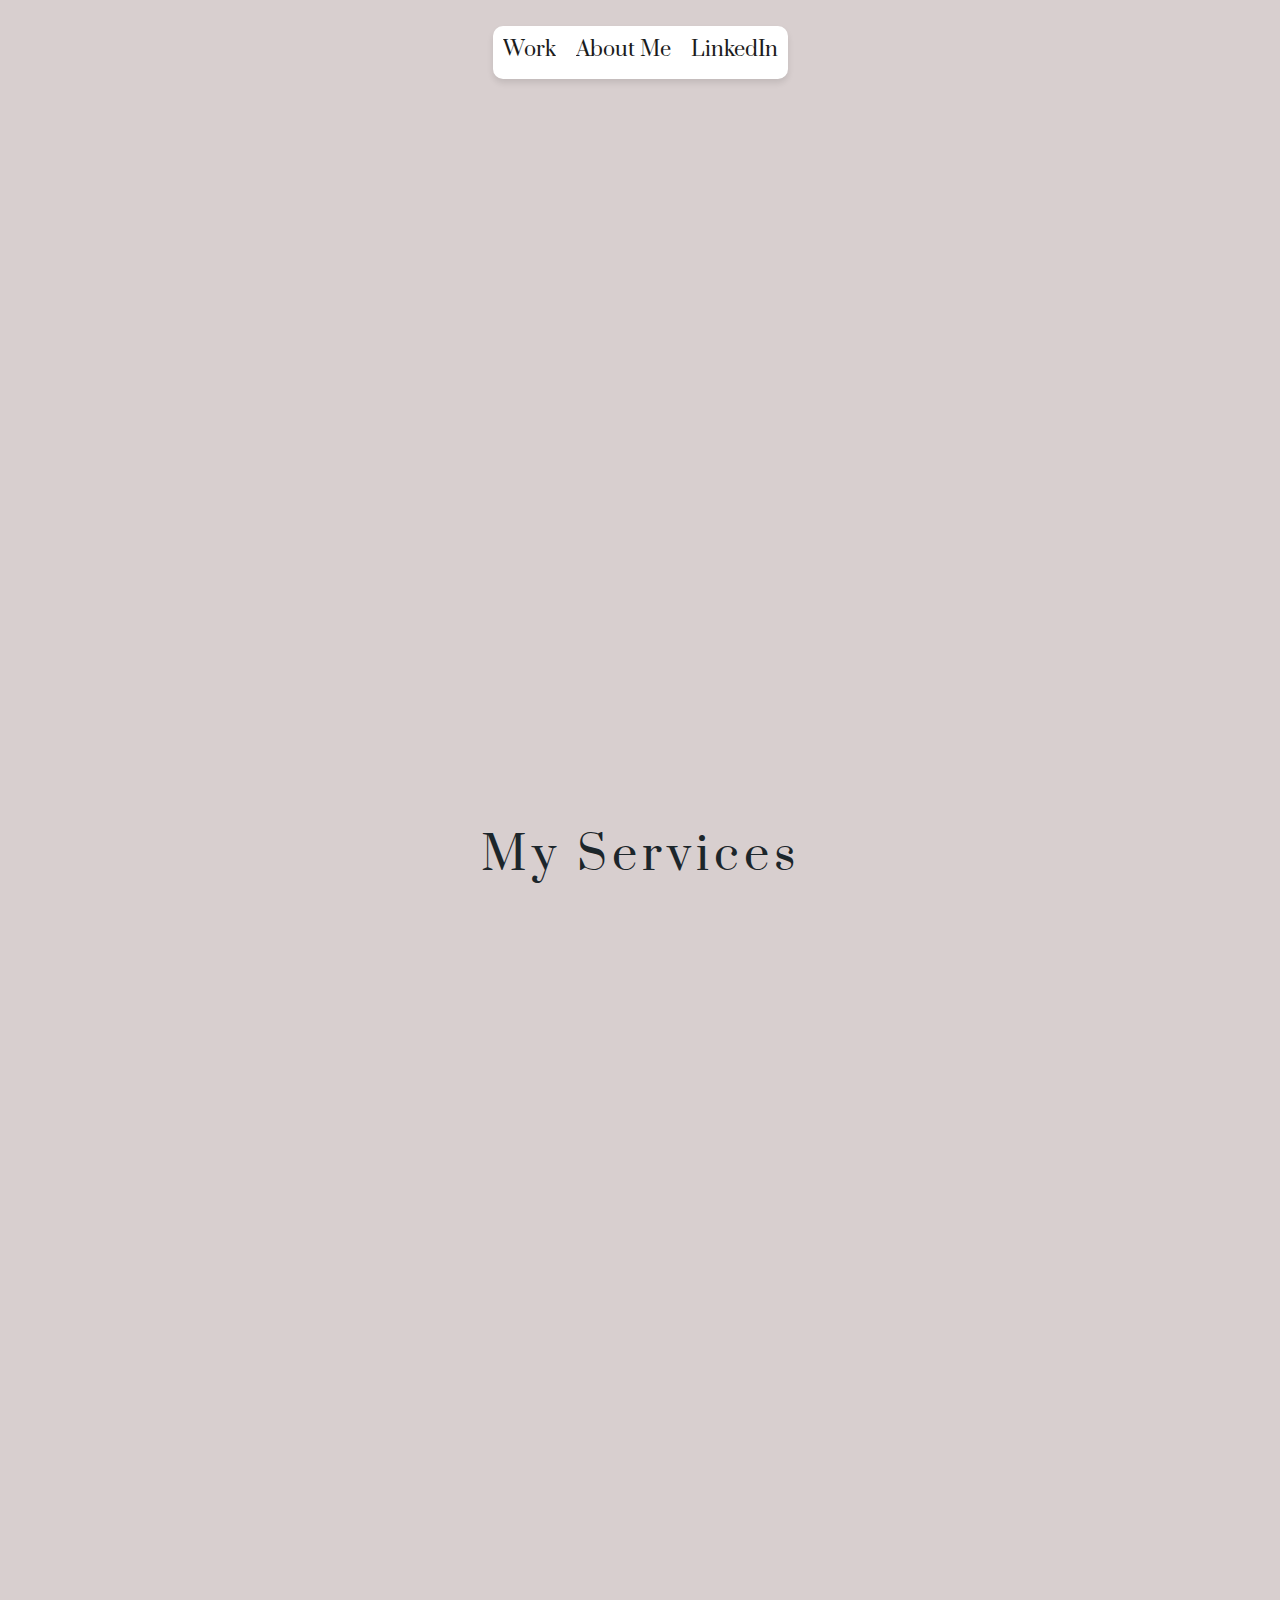
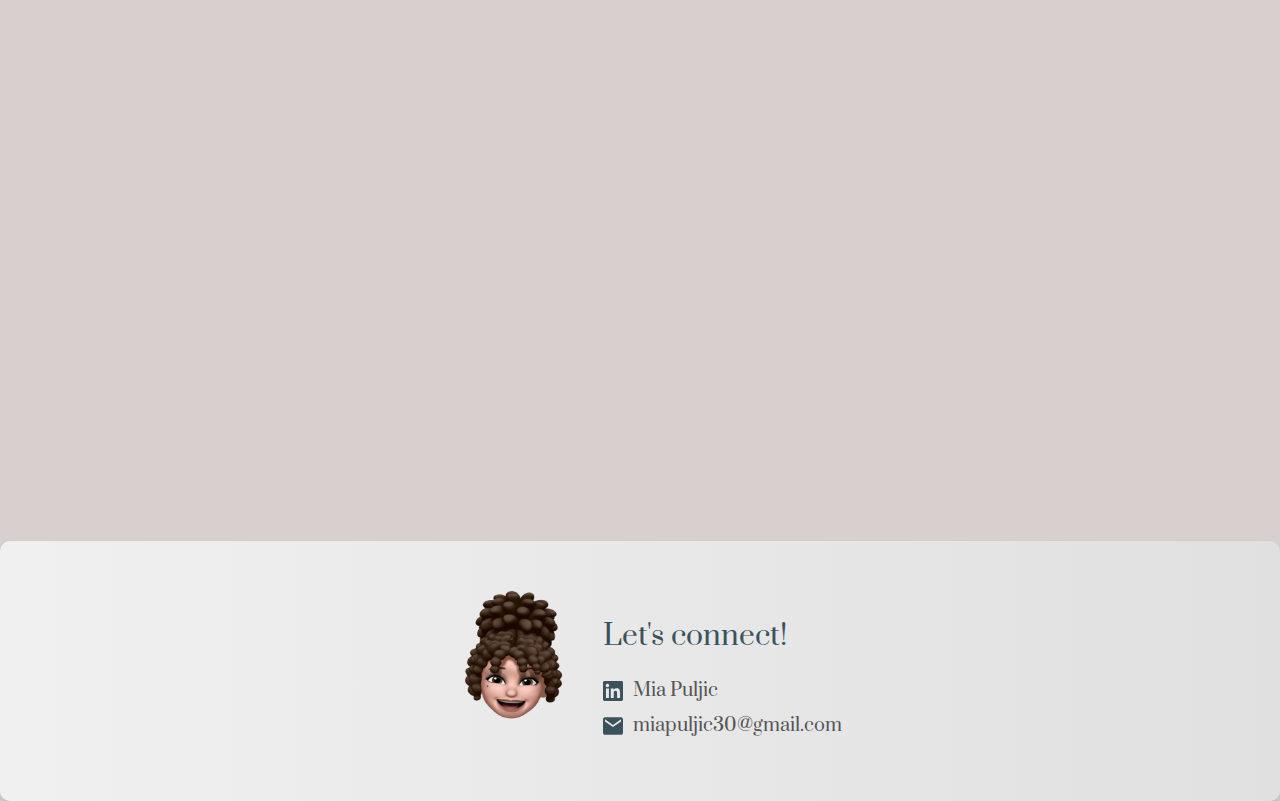
<file: index.html>
<!DOCTYPE html>
<html lang="en">
<head>
    <meta charset="UTF-8">
    <meta name="viewport" content="width=device-width, initial-scale=1.0">
    <title>Individual Portfolio</title>
    <link rel="stylesheet" href="style.css">
    
    <!-- font -->
    <link rel="preconnect" href="https://fonts.googleapis.com">
<link rel="preconnect" href="https://fonts.gstatic.com" crossorigin>
<link href="https://fonts.googleapis.com/css2?family=Roboto:ital,wght@0,100;0,300;0,400;0,500;0,700;0,900;1,100;1,300;1,400;1,500;1,700;1,900&display=swap" rel="stylesheet">
    <!-- font 2 -->

    <link rel="preconnect" href="https://fonts.googleapis.com">
<link rel="preconnect" href="https://fonts.gstatic.com" crossorigin>
<link href="https://fonts.googleapis.com/css2?family=Prata&display=swap" rel="stylesheet">
    
<link rel="preconnect" href="https://fonts.googleapis.com">
<link rel="preconnect" href="https://fonts.gstatic.com" crossorigin>
<link href="https://fonts.googleapis.com/css2?family=Lato:ital,wght@0,100;0,300;0,400;0,700;0,900;1,100;1,300;1,400;1,700;1,900&family=Prata&display=swap" rel="stylesheet">

<!-- font awesome -->
    <link rel="stylesheet" href="https://cdnjs.cloudflare.com/ajax/libs/font-awesome/5.15.4/css/all.min.css">

</head>
<body>
    <!-- navbar -->
    <div class="navbar">
        <div class="container">
          <button class="hamburger" id="hamburger">
            <span></span>
            <span></span>
            <span></span>
          </button>
        
            <!-- hambvurger menuuu -->
          <ul class="listNavbar" id="navList">
            <li><a href="/projects.html">Work</a></li>
            <li><a href="/">About Me</a></li>
            <li><a href="/">LinkedIn</a></li>
          </ul>
        </div>
      </div>
    <!-- hero -->


    <div class="heroContainer">

      <div class="heroText">
        <h1 class="heading">
          Hi, I'm Mia!
        </h1>
        <p class="paraHero">
          A UX/UI Designer who seamlessly bridges the gap <br> between people and digital space.
        </p>
        <p class="studiedHero">
          Currently a Student of UX/UI Design @Cornerstone International <br> Community College
        </p>
      </div>
      
        <img src="/public/avatar.png" class="myImage" />
      </div>
      

    <!-- cards -->
     <div class="banner">
        <h1 class="bannerHeading">
            My Services 
        </h1>
     </div>

    <div class="row">
        <div class="card green">
          <h2 class="cardHeading">UX/UI DESIGN</h2>
          <p class="cardParagraph">As A UI/UX Designer, I 
            specialize in transforming digitallandscapes into
            visually captivating and user-friendly experiences.
          </p>
          <img class="image" src="/public/ux.png" alt="" />
        </div>
  
        <div class="card blue">
          <h2 class="cardHeading">Web Development</h2>
          <p>As a Web Developer, I specialize in transformingdigital landscapes into visually captivating and 
            user friendly experiences.
          </p>
          <img class="image" src="/public/web.png" alt="" />
        </div>
  
        <div class="card red">
          <h2 class="cardHeading">Captivating New Designs</h2>
          <p>
            All designs that client can imagine I can develop into reality.
            Simple and easy to use yet modern and captivating.
          </p>
          <img class="image" src="/public/banner.png" alt="" />
        </div>
      </div>
    
      <!-- creatings -->
       

      <div class="card-container">
        <div class="card">

          <div class="icon">
            <img src="/public/ui.png" alt="iconImg">
          </div>

          <h2 class="card-title">Skills</h2>
          <p class="card-subtitle">Converting your designs into pixel-perfect.</p>
          <p class="languages-title">Skills I have:</p>
          <ul class="languages">
            <li>HTML</li>
            <li>CSS</li>
            <li>JS</li>
            <li>Figma</li>
            <li>Wix</li>
          </ul>
          <p class="card-description">
            By meticulously translating your creative vision into clean, semantic HTML, CSS, and JavaScript code, I ensure that your website retains its visual fidelity and delivers an exceptional user experience.
          </p>
        </div>
      
        <div class="card">
          <div class="icon">
            <img src="/public/responsive.png" alt="icon">
          </div>
          <h2 class="card-title">Responsive</h2>
          <p class="card-subtitle">Building responsive design suitable for all screens</p>
          <p class="languages-title">HTML, CSS, and JS Expertise</p>
          <ul class="languages">
            <li>desktops</li>
            <li>laptops</li>
            <li>tablets</li>
            <li>smartphones</li>
          </ul> 
          <p class="card-description-m">
            In today's mobile-first world, 
            it's essential to have a website that seamlessly adapts to 
            various screen sizes.
          </p>
        </div>
      
        <div class="card">
          <div class="icon">
            <img src="/public/support.png" alt="icon">
          </div>
          <h2 class="card-title">Support</h2>
          <p class="card-subtitle">presented technical support after the project completed</p>
          <ul class="social-icons">
            <li><img src="/public/phone-icon.png" alt="Phone"></li>
            <li><img src="/public/wahtsup.png" alt="WhatsApp"></li>
            <li><img src="/public/google.png" alt="Google"></li>
          </ul>
          <p class="card-description">
            Your satisfaction and website's performance are of utmost importance to me.
          </p>
        </div>
      </div>

      <!-- footer -->
      <div class="connect-section">
        <div class="profile-image">
            <img src="/public/avatarfootere.png" alt="Profile Image">
        </div>
        <div class="connect-details">
            <h2>Let's connect!</h2>
            <div class="social">
                <img src="/public/svg/linked.svg" alt="LinkedIn" class="social-icon">
                <span>Mia Puljic</span>
            </div>
            <div class="social">
                <img src="/public/svg/mail.svg" alt="Email" class="social-icon">
                <span>miapuljic30@gmail.com</span>
            </div>
        </div>
    </div>
      
      
      <script>
        document.addEventListener("DOMContentLoaded", function() {
          const cards = document.querySelectorAll('.card');
      
          const observer = new IntersectionObserver((entries) => {
            entries.forEach(entry => {
              if (entry.isIntersecting) {
                entry.target.classList.add('visible');
              }
            });
          }, {
            threshold: 0.5, 
          });
      
          cards.forEach(card => {
            observer.observe(card);
          });
        });
      </script>
      
</body>
</html
</file>
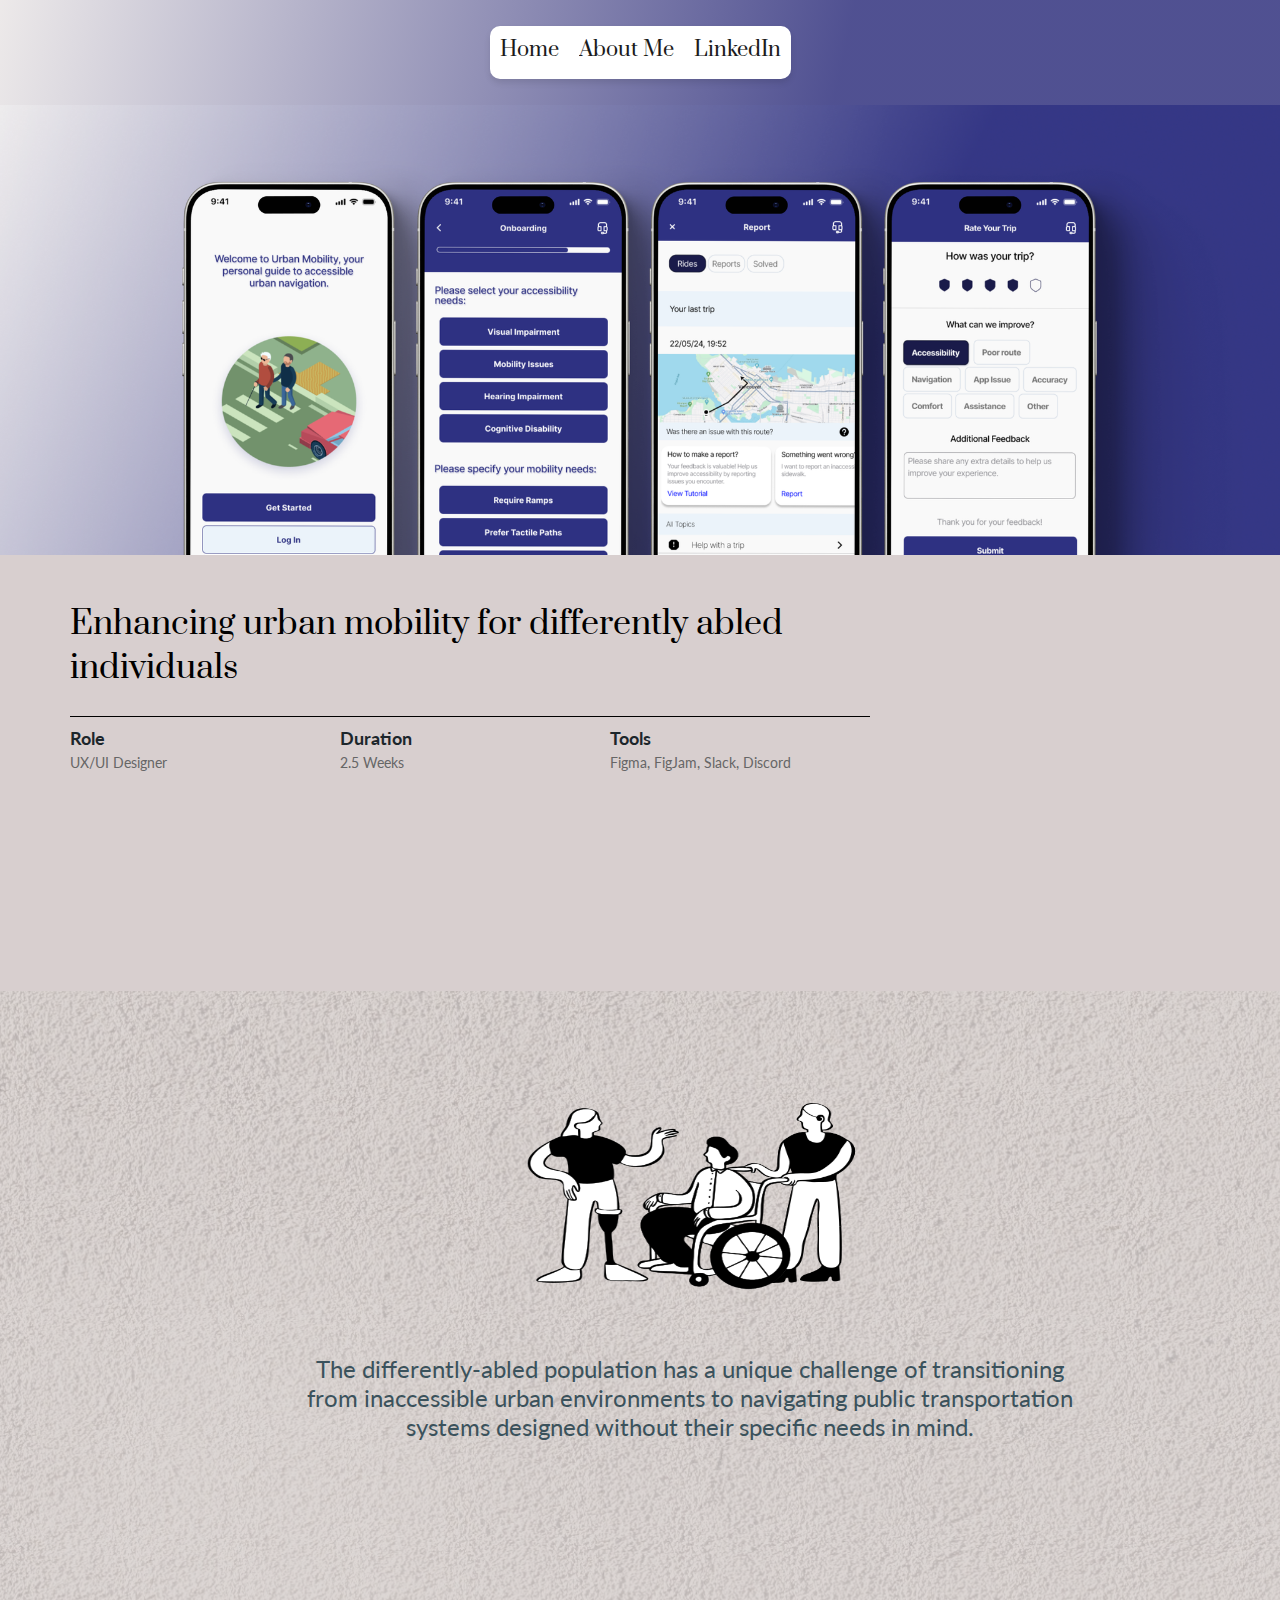
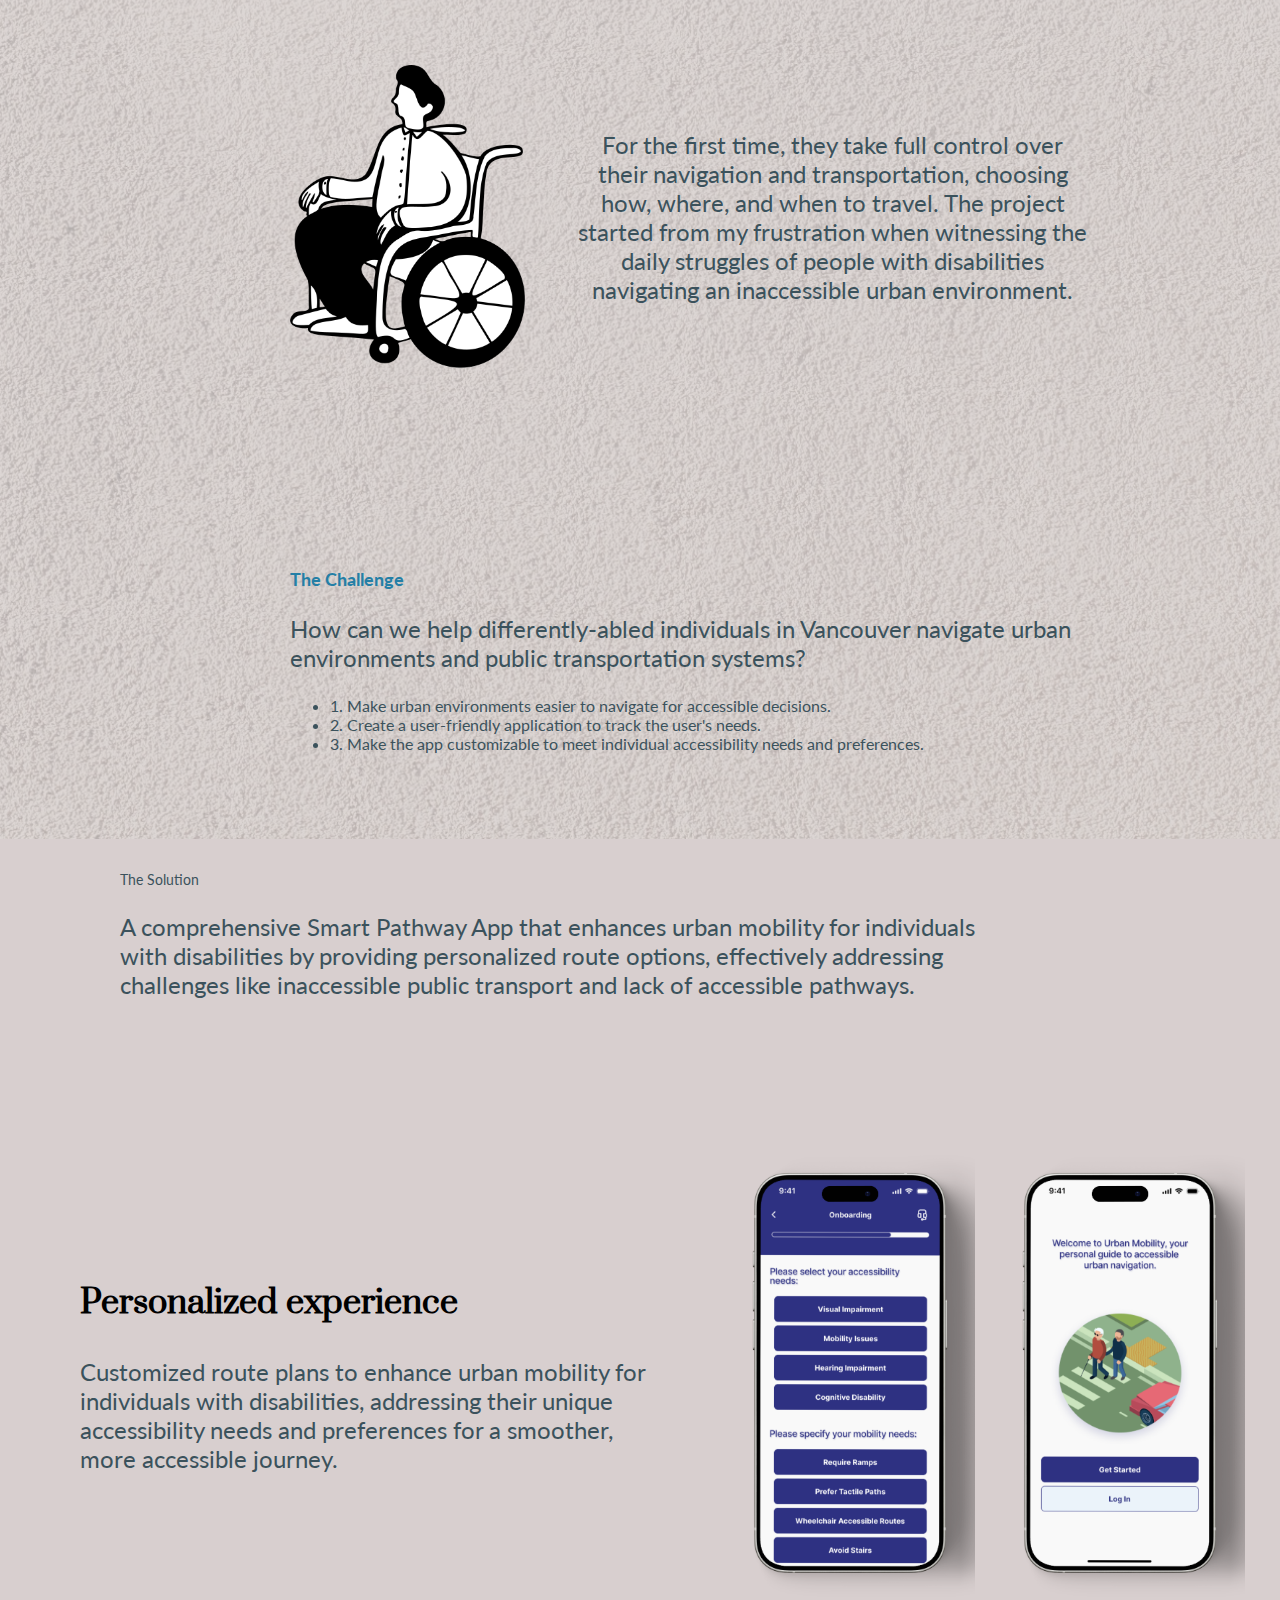
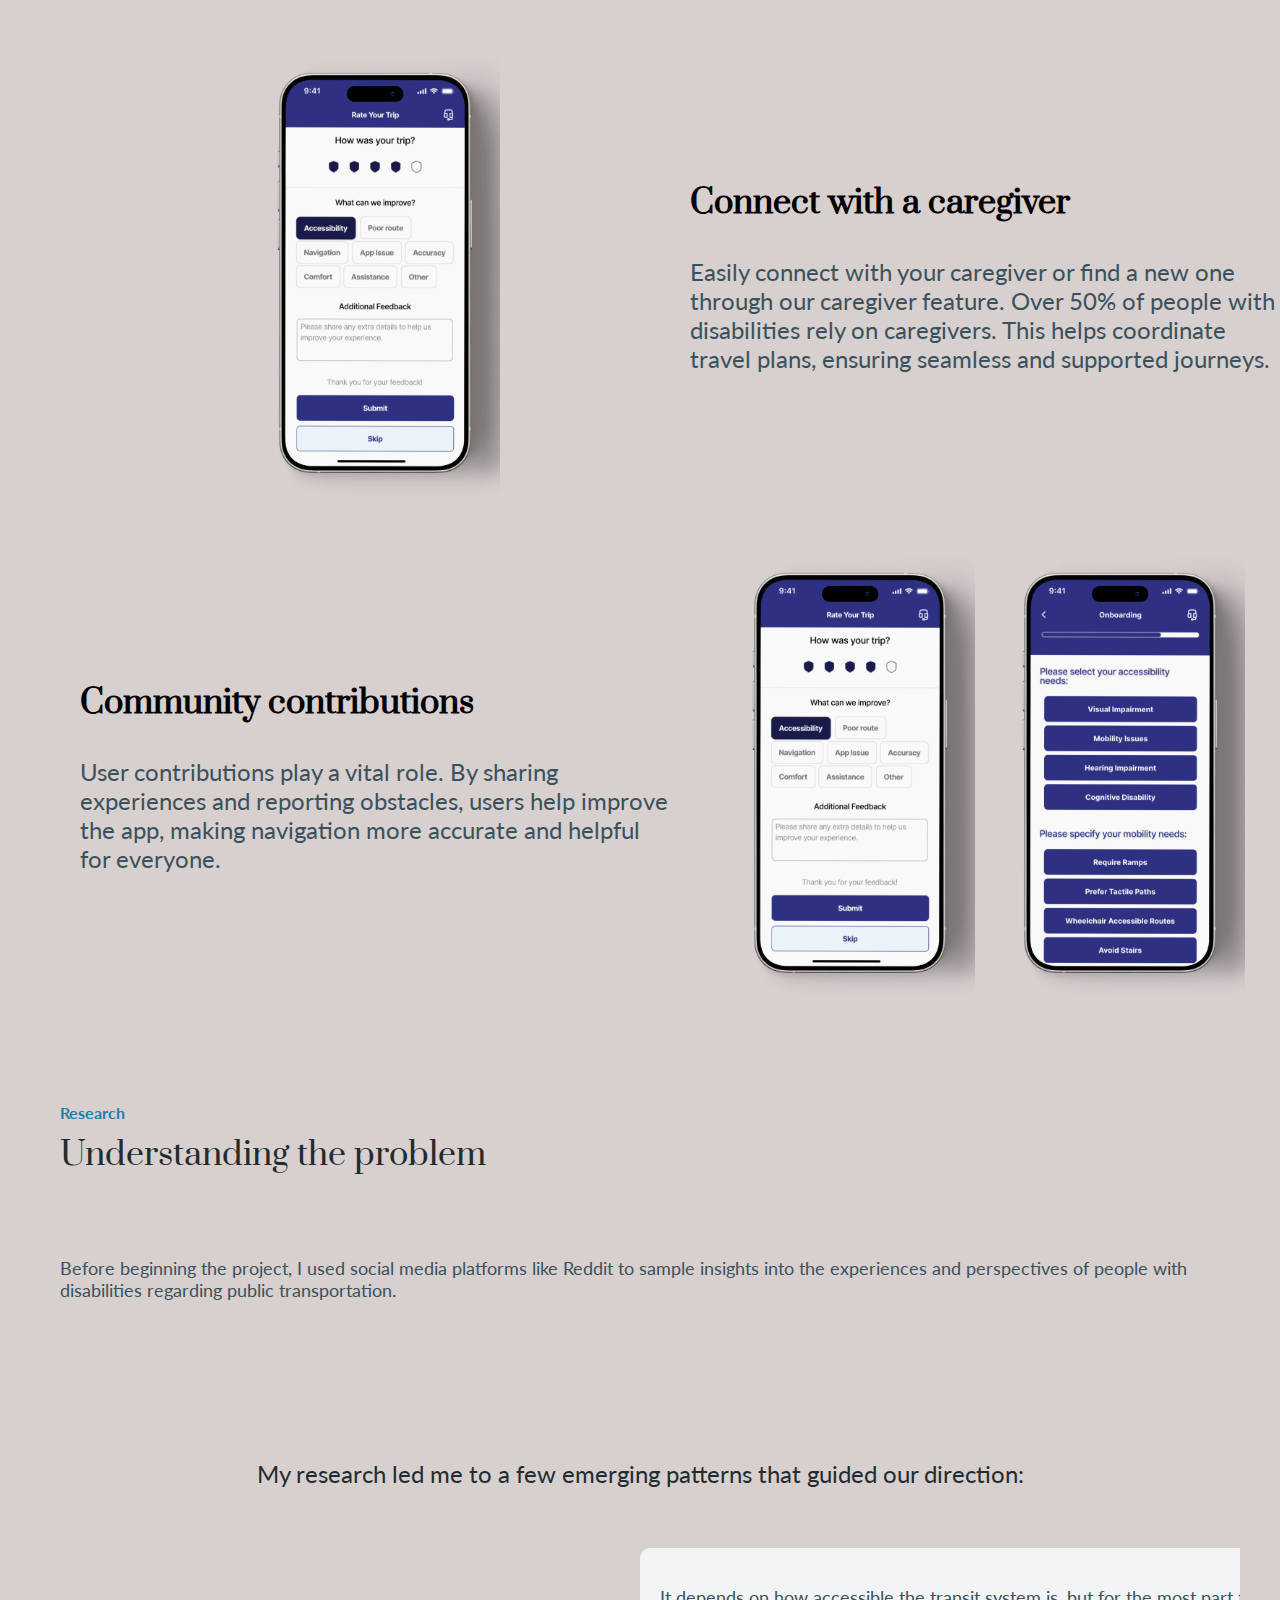
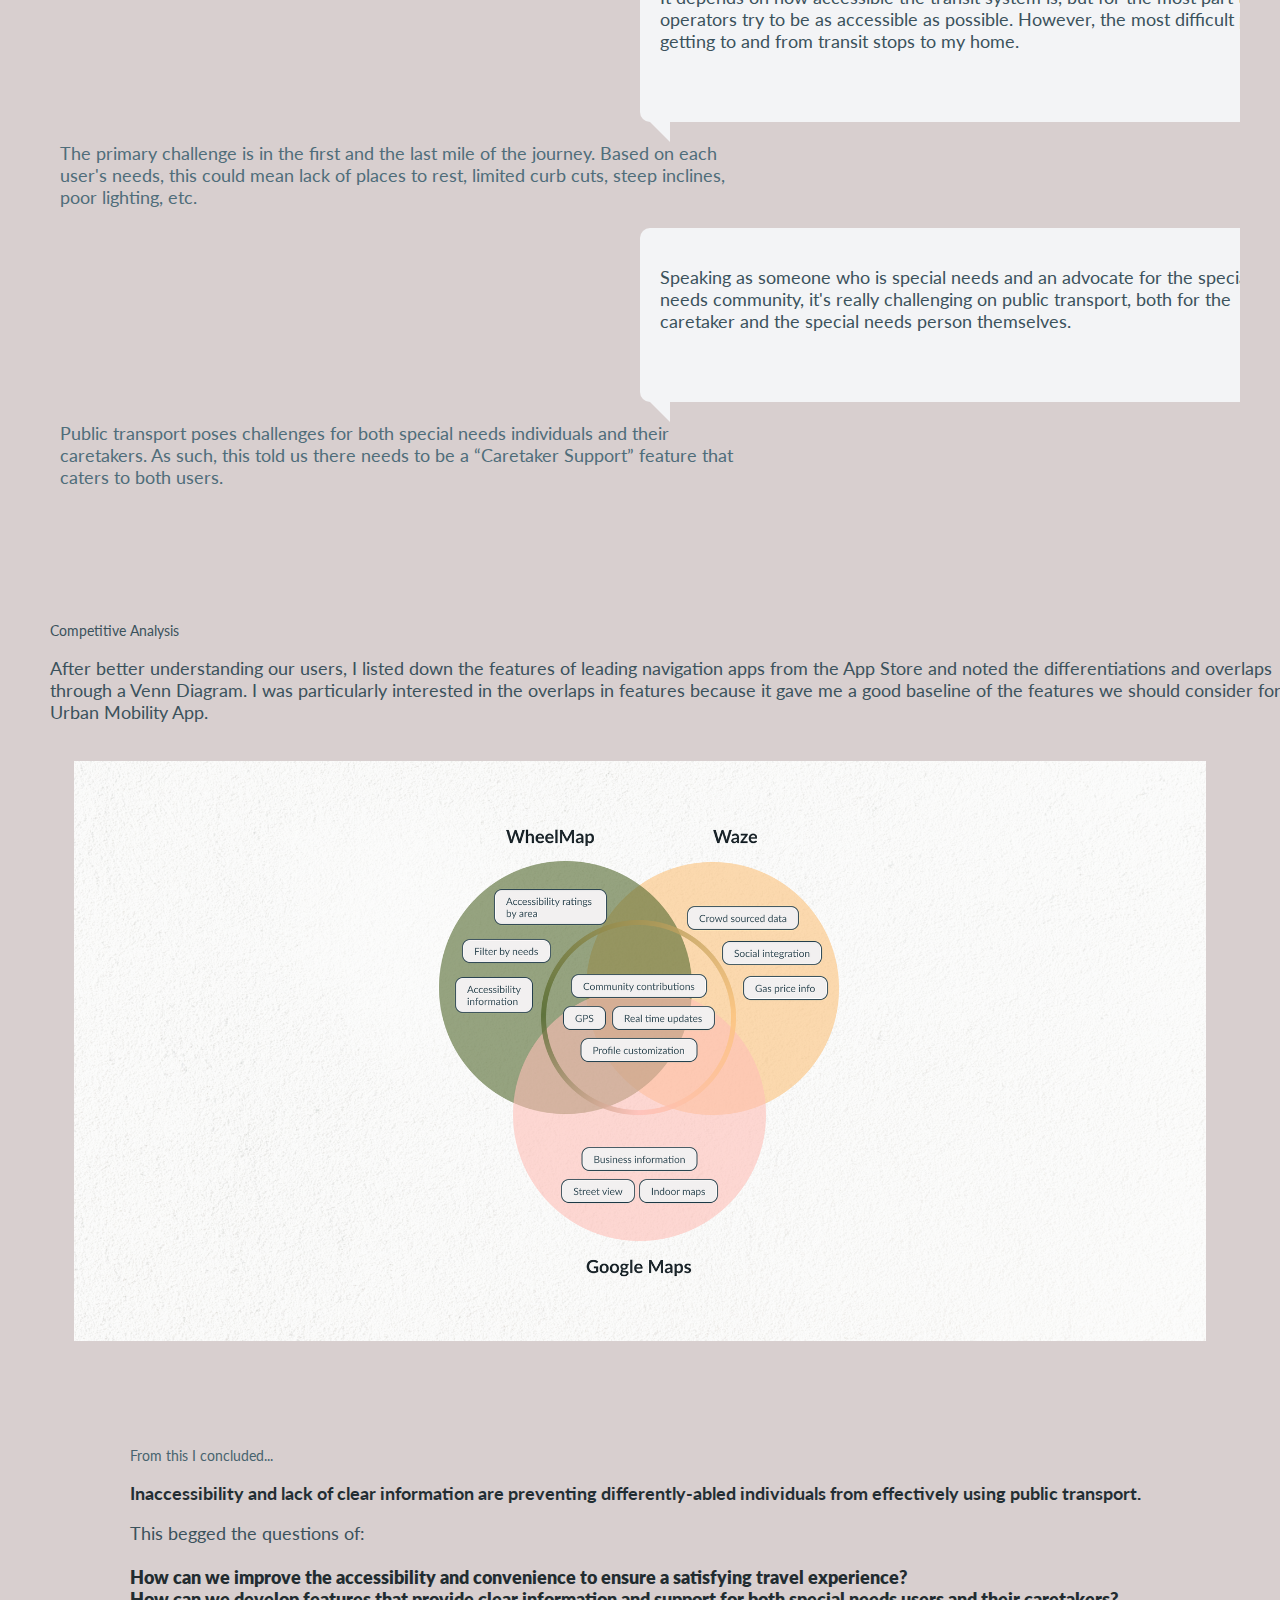
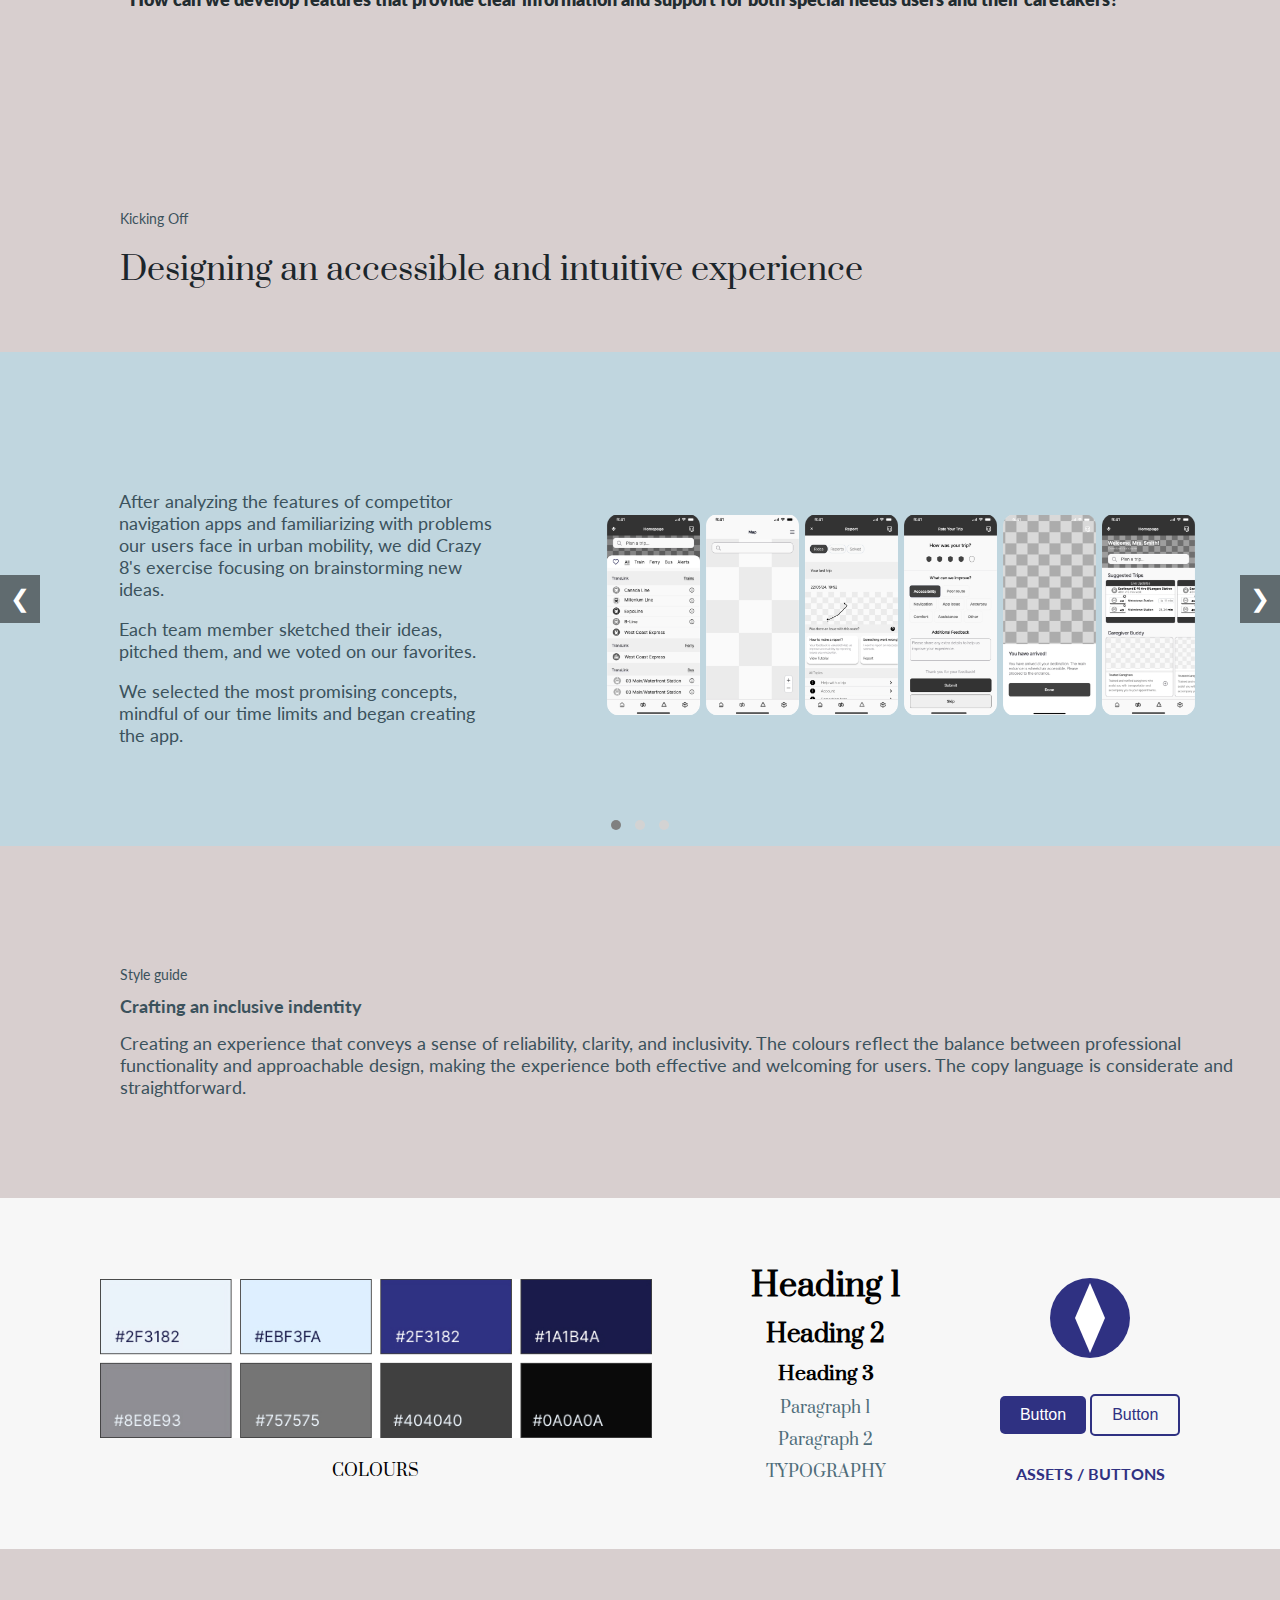
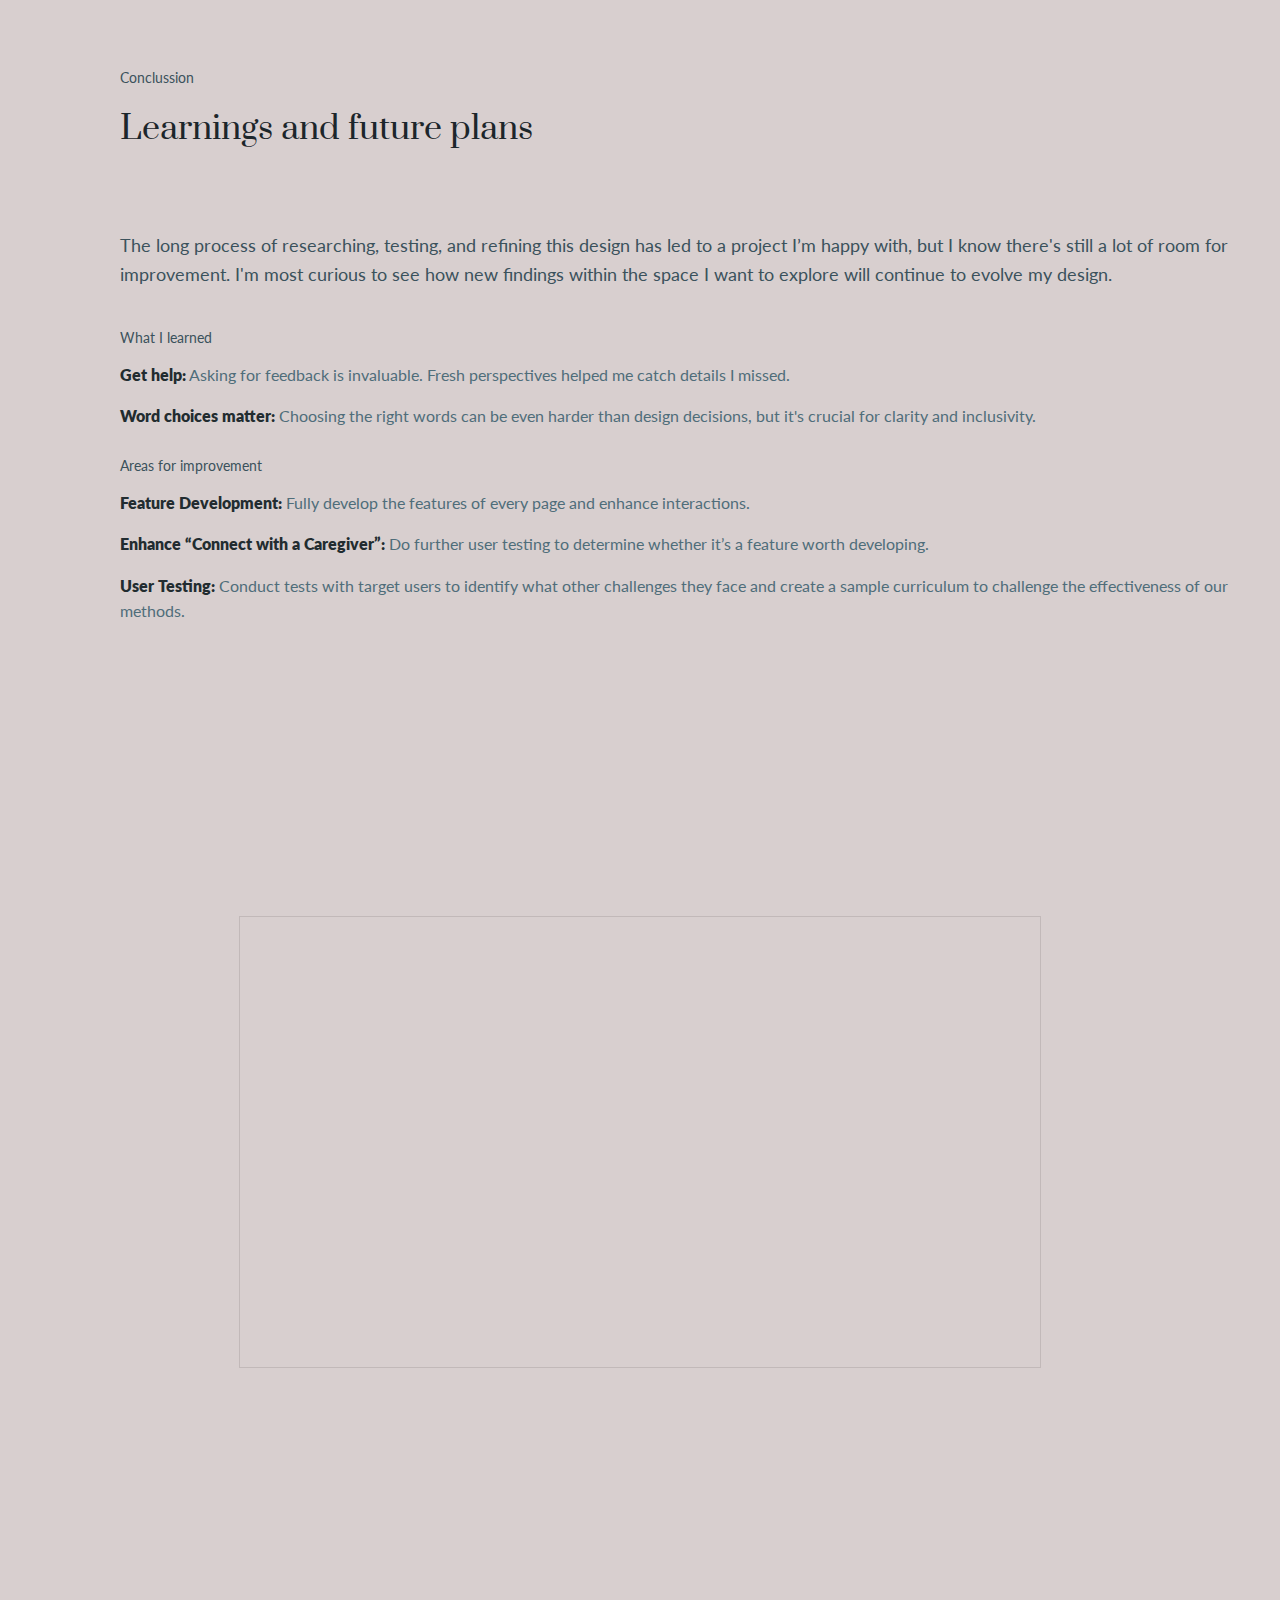
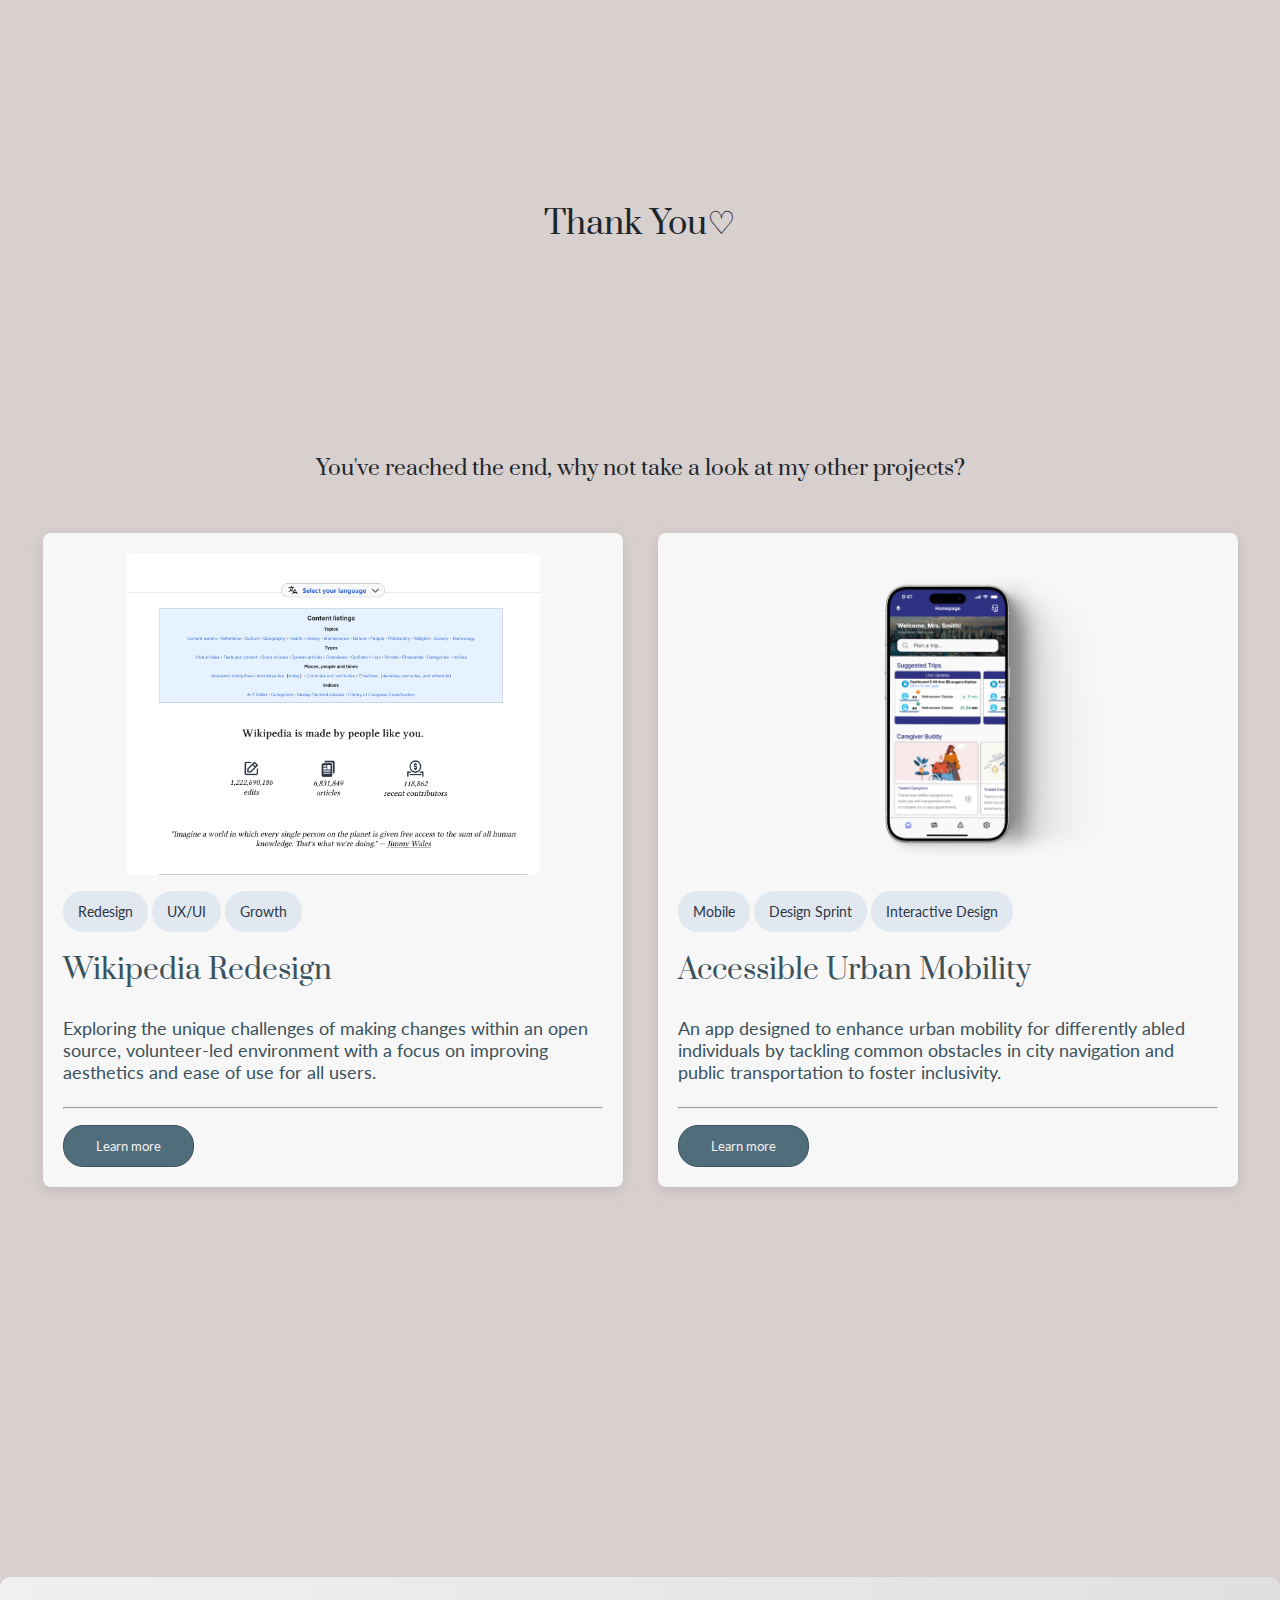
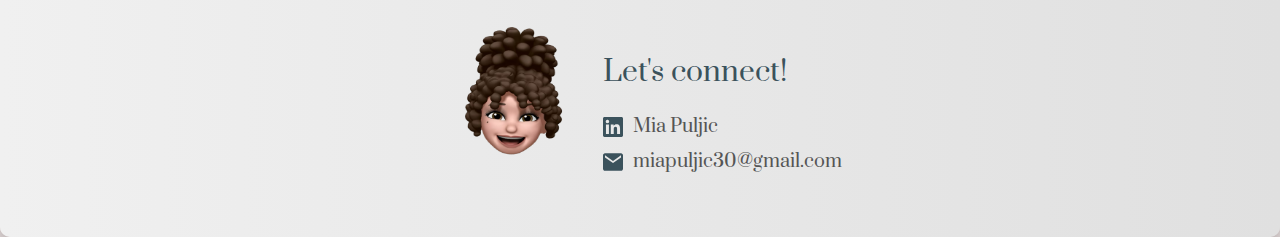
<file: projects.html>
<!DOCTYPE html>
<html lang="en">
<head>
    <meta charset="UTF-8">
    <meta name="viewport" content="width=device-width, initial-scale=1.0">
    <title>Document</title>
    <link rel="stylesheet" href="project-script.css">
     <!-- font -->
     <link rel="preconnect" href="https://fonts.googleapis.com">
     <link rel="preconnect" href="https://fonts.gstatic.com" crossorigin>
     <link href="https://fonts.googleapis.com/css2?family=Roboto:ital,wght@0,100;0,300;0,400;0,500;0,700;0,900;1,100;1,300;1,400;1,500;1,700;1,900&display=swap" rel="stylesheet">
         <!-- font 2 -->
      
         <link rel="preconnect" href="https://fonts.googleapis.com">
         <link rel="preconnect" href="https://fonts.gstatic.com" crossorigin>
         <link href="https://fonts.googleapis.com/css2?family=Prata&display=swap" rel="stylesheet">
          <!-- font3 -->
          <link rel="preconnect" href="https://fonts.googleapis.com">
          <link rel="preconnect" href="https://fonts.gstatic.com" crossorigin>
          <link href="https://fonts.googleapis.com/css2?family=Lato:ital,wght@0,100;0,300;0,400;0,700;0,900;1,100;1,300;1,400;1,700;1,900&display=swap" rel="stylesheet">
         <!-- font awesome -->
         <link rel="stylesheet" href="https://cdnjs.cloudflare.com/ajax/libs/font-awesome/5.15.4/css/all.min.css">
     
</head>
<body> 
     <!-- navbar -->
     <div class="navbar">
      <div class="container">
        
      
          <!-- hambvurger menuuu -->
        <ul class="listNavbar" id="navList">
          <li><a href="/index.html">Home</a></li>
          <li><a href="/">About Me</a></li>
          <li><a href="/">LinkedIn</a></li>
        </ul>
      </div>
    </div>

    <!-- first hero -->

    <div class="phone-section">
      <div class="phones">
          <img src="/public/bannerPhones.png" alt="Phone 1">
      </div>
  </div>

      <!-- info -->
      <div class="project-info">
        <h2 class="project-title">Enhancing urban mobility for differently abled individuals</h2>
        <div class="project-details">
            <div class="project-detail">
                <span class="role">Role</span>
                <p>UX/UI Designer</p>
            </div>
            <div class="project-detail">
                <span class="role">Duration</span>
                <p>2.5 Weeks</p>
            </div>
            <div class="project-detail">
                <span class="role">Tools</span>
                <p>Figma, FigJam, Slack, Discord</p>
            </div>
        </div>
    </div>
    
      
    <div class="projectsBackground">
      <!-- Content Section -->
      <div class="content">
          <!-- Illustration and Text -->
          <div class="illustration-text">
              <img src="/public/wheelchair.png" alt="Illustration of Accessibility" class="illustration">
              <p class="accessibility-text">
                  The differently-abled population has a unique challenge of transitioning from 
                  inaccessible urban environments to navigating public transportation systems 
                  designed without their specific needs in mind.
              </p>
          </div>

          <!-- Narrative Text -->
          <div class="narrative">
              <img src="/public/wheelchair2.png" alt="Wheelchair Illustration" class="wheelchair-illustration">
              <p class="narrative-text">
                  For the first time, they take full control over their navigation and transportation, 
                  choosing how, where, and when to travel. The project started from my frustration when 
                  witnessing the daily struggles of people with disabilities navigating an inaccessible 
                  urban environment.
              </p>
          </div>

          <!-- Challenge Section -->
          <div class="challenge">
              <h2 class="challenge-title">The Challenge</h2>
              <p class="challenge-question">
                  How can we help differently-abled individuals in Vancouver navigate urban environments 
                  and public transportation systems?
              </p>
              <ul class="challenge-goals">
                  <li>1. Make urban environments easier to navigate for accessible decisions.</li>
                  <li>2. Create a user-friendly application to track the user's needs.</li>
                  <li>3. Make the app customizable to meet individual accessibility needs and preferences.</li>
              </ul>
          </div>
      </div>
  </div>


  <!-- 2nd project -->

  <div class="solution-section">
    <h2 class="solution-title">The Solution</h2>
    <p class="solution-text">
        A comprehensive Smart Pathway App that enhances urban mobility for individuals with disabilities by providing personalized route options, effectively addressing challenges like inaccessible public transport and lack of accessible pathways.
    </p>
</div>

<!-- Phone project: -->

<section class="features-section"></section>
  <div class="feature">
    <div class="text-content">
      <h3>Personalized experience</h3>
      <p>Customized route plans to enhance urban mobility for individuals with disabilities, addressing their unique accessibility needs and preferences for a smoother, more accessible journey.</p>
    </div>
    <div class="image-content">
      <img src="/public/phone1.png" alt="Accessibility Options" class="phone-img">
      <img src="/public/phone2.png" alt="Public Transport Options" class="phone-img">
    </div>
  </div>

  <div class="feature">
    <div class="image-content">
      <img src="/public/phone3.png" alt="Suggested Trips" class="phone-img">
    </div>
    <div class="text-content">
      <h3>Connect with a caregiver</h3>
      <p class="text-content-paragraph">Easily connect with your caregiver or find a new one through our caregiver feature. Over 50% of people with disabilities rely on caregivers. This helps coordinate travel plans, ensuring seamless and supported journeys.</p>
    </div>
  </div>

  <div class="feature">
    <div class="text-content">
      <h3>Community contributions</h3>
      <p class="text-content-paragraph">User contributions play a vital role. By sharing experiences and reporting obstacles, users help improve the app, making navigation more accurate and helpful for everyone.</p>
    </div>
    <div class="image-content">
      <img src="/public/phone4.png" alt="Accessibility Report" class="phone-img">
      <img src="/public/phone1.png" alt="Trip Feedback" class="phone-img">
    </div>
  </div>
</section>


<!-- research -->

<section class="research-section">
  <div class="research-header">
    <span class="research-category">Research</span>
    <h2>Understanding the problem</h2>
  </div>
  <p class="research-description">
    Before beginning the project, I used social media platforms like Reddit to sample insights into the experiences and perspectives of people with disabilities regarding public transportation.
  </p>
</section>

<div class="research-section">
  <h2>My research led me to a few emerging patterns that guided our direction:</h2>
  
  <div class="speech-bubble">
      <p>
          It depends on how accessible the transit system is, but for the most part transit operators try to be as accessible as possible. However, the most difficult part is getting to and from transit stops to my home.
      </p>
      
  </div>
   <p class="additional-text">
      The primary challenge is in the first and the last mile of the journey. Based on each user's needs, this could mean lack of places to rest, limited curb cuts, steep inclines, poor lighting, etc.
  </p>
 
  
  <div class="speech-bubble">
      <p>
          Speaking as someone who is special needs and an advocate for the special needs community, it's really challenging on public transport, both for the caretaker and the special needs person themselves.
      </p>
  </div>

  <p class="additional-text">
      Public transport poses challenges for both special needs individuals and their caretakers. As such, this told us there needs to be a “Caretaker Support” feature that caters to both users.
  </p>
</div>


<!-- analysis heading -->

<section class="competitive-analysis">
  <h3 class="analysis-title">Competitive Analysis</h3>
  <p class="analysis-text">
    After better understanding our users, I listed down the features of leading navigation apps from the App Store and noted the differentiations and overlaps through a Venn Diagram. I was particularly interested in the overlaps in features because it gave me a good baseline of the features we should consider for Urban Mobility App.
  </p>
</section>

<!-- venn-analysis img section-->

<section class="venn-analysis">
  <div class="venn-diagram">
      <img src="/public/bigImg.png" alt="Venn Diagram Analysis" class="analysis-image">
  </div>
  <div class="conclusion">
    <p class="conclusion-text">
        From this I concluded... 
    </p>
    <p class="highlighted-text">
        Inaccessibility and lack of clear information are preventing differently-abled individuals from effectively using public transport.
    </p>
    <p class="conclusion-question">
        This begged the questions of:
        <br><br>
        <strong>How can we improve the accessibility and convenience to ensure a satisfying travel experience?</strong>
        <br>
        <strong>How can we develop features that provide clear information and support for both special needs users and their caretakers?</strong>
    </p>
</div>

</section>


<!-- Heading for carousel -->

  <div class="carousel-heading">
    <h2>Kicking Off</h2>
    <h1>Designing an accessible and intuitive experience</h1>
  </div>


  <!-- ACTUAL CAROUSEL -->

  <div class="carousel-container">
    <!-- Carousel Wrapper -->
    <div class="carousel">
        <!-- Slide 1 -->
        <div class="carousel-slide">
            <div class="carousel-text">
                <p>After analyzing the features of competitor navigation apps and familiarizing with problems our users face in urban mobility, we did Crazy 8's exercise focusing on brainstorming new ideas.</p>
                <p>Each team member sketched their ideas, pitched them, and we voted on our favorites.</p>
                <p>We selected the most promising concepts, mindful of our time limits and began creating the app.</p>
            </div>
            <div class="carousel-images">
                <img src="/public/carouselphones.png" alt="Sketches 1">
            </div>
        </div>

        <!-- Slide 2 -->
        <div class="carousel-slide">
            <div class="carousel-text">
              <h1 class="wireframes-car">Wireframes</h1>
                <p>After more brainstorming sessions, we refined our concepts and selected the best ideas for further development.</p>
            </div>
            <div class="carousel-images">
                <img src="/public/carouselphopnes2.png" alt="Sketches 2">
            </div>
        </div>

        <!-- Slide 3 -->
        <div class="carousel-slide">
            <div class="carousel-text">
                <h1 class="wireframes-car">Wireframes</h1>
                <p>These sketches were then transformed into wireframes, which later led to the final prototypes.</p>
            </div>
            <div class="carousel-images">
                <img src="/public/carouselphones3.png" alt="Sketches 3">
            </div>
        </div>
    </div>

    <!-- Carousel navigation -->
    <div class="carousel-navigation">
        <button class="carousel-prev">&#10094;</button>
        <button class="carousel-next">&#10095;</button>
    </div>

    <!-- Pagination Dots -->
    <div class="carousel-dots">
        <span class="dot"></span>
        <span class="dot"></span>
        <span class="dot"></span>
    </div>
</div>


<!-- Style guide -->

<div class="style-heading-container">
  <h2 class="style-heading-cat">Style guide</h2>
  <h1>Crafting an inclusive indentity </h1>
  <h2 class="style-heading-para">
    Creating an experience that conveys a sense of reliability, clarity, and inclusivity. The colours reflect the balance between professional functionality and approachable design, making the experience both effective and welcoming for users.
    The copy language is considerate and straightforward.
  </h2>
</div>

<!-- Style pic section -->

<div class="style-guide">
  <!-- Left side: Colours as one image -->
  <div class="colours-section">
    <img src="/public/colours.png" alt="Colours" class="colours-image" />
    <p>COLOURS</p>
  </div>

  <!-- Middle: Typography -->
  <div class="typography-section">
    <h1>Heading 1</h1>
    <h2>Heading 2</h2>
    <h3>Heading 3</h3>
    <p>Paragraph 1</p>
    <p>Paragraph 2</p>
    <p>TYPOGRAPHY</p>
  </div>

  <!-- Right side: Assets and Buttons -->
  <div class="assets-buttons">
    <div class="svg-logo">
      <!-- Example SVG Logo -->
      <svg width="100" height="100" viewBox="0 0 100 100">
        <circle cx="50" cy="50" r="40" fill="#2F3182" />
        <polygon points="50,15 65,50 50,85 35,50" fill="#fff" />
      </svg>
    </div>
    <button class="primary-button">Button</button>
    <button class="secondary-button">Button</button>
    <p class="dummyButton">ASSETS / BUTTONS</p>
  </div>
</div>



<!-- Setting context cekam sliku-->


<!--  -->



<!-- Conclussion -->

<div class="conclussion-heading-learning">
  <h2 class="future">Conclussion</h2>
  <h1 class="future-plans">Learnings and future plans</h1>
</div>


<!--  -->

<div class="research-summary-section">
  <p class="summary-conclusion-text">
      The long process of researching, testing, and refining this design has led to a project I’m happy with, 
      but I know there's still a lot of room for improvement. I'm most curious to see how new findings 
      within the space I want to explore will continue to evolve my design.
  </p>

  <div class="learned-lessons-section">
      <h3 class="learned-heading">What I learned</h3>
      <p class="lesson-detail"><strong>Get help:</strong> Asking for feedback is invaluable. Fresh perspectives helped me catch details I missed.</p>
      <p class="lesson-detail"><strong>Word choices matter:</strong> Choosing the right words can be even harder than design decisions, but it's crucial for clarity and inclusivity.</p>
  </div>

  <div class="improvement-section">
      <h3 class="improvement-heading">Areas for improvement</h3>
      <p class="improvement-detail"><strong>Feature Development:</strong> Fully develop the features of every page and enhance interactions.</p>
      <p class="improvement-detail"><strong>Enhance “Connect with a Caregiver”:</strong> Do further user testing to determine whether it’s a feature worth developing.</p>
      <p class="improvement-detail"><strong>User Testing:</strong> Conduct tests with target users to identify what other challenges they face and create a sample curriculum to challenge the effectiveness of our methods.</p>
  </div>
</div>

<!-- prototype -->


<div class="iframe-container" style="display: flex; justify-content: center; align-items: center; height: 100vh;">
      <iframe style="border: 1px solid rgba(0, 0, 0, 0.1);" width="800" height="450" src="https://embed.figma.com/proto/y6WW4y2eGKFfYpm3kBVIh5/Urban-Mobility?page-id=129%3A653&node-id=157-4185&node-type=canvas&viewport=737%2C368%2C0.09&scaling=scale-down&content-scaling=fixed&starting-point-node-id=157%3A4185&share=1&embed-host=share" allowfullscreen></iframe>
  </div>



<!-- Thx -->
 <div class="thanksContainer">
  <h1 class="thank-you">Thank You♡</h1>

  <h1 class="looking-at-other">You've reached the end, why not take a look at my other projects?</h1>
 </div>


 <!-- cards for another projects -->

 <div class="portfolio-projects-container">
  <div class="portfolio-project-card">
    <div class="portfolio-project-image">
      <img src="/public/wiki.png" alt="Wikipedia Redesign" />
    </div>
    <div class="portfolio-project-tags">
      <span class="portfolio-project-tag">Redesign</span>
      <span class="portfolio-project-tag">UX/UI</span>
      <span class="portfolio-project-tag">Growth</span>
    </div>
    <h3 class="portfolio-project-title">Wikipedia Redesign</h3>
    <p class="portfolio-project-description">
      Exploring the unique challenges of making changes within an open source, volunteer-led environment with a focus on improving aesthetics and ease of use for all users.
    </p>
    <hr>
    <button class="portfolio-learn-more">Learn more</button>
  </div>

  <div class="portfolio-project-card">
    <div class="portfolio-project-image">
      <img src="/public/phone.project.png" alt="Accessible Urban Mobility" />
    </div>
    <div class="portfolio-project-tags">
      <span class="portfolio-project-tag">Mobile</span>
      <span class="portfolio-project-tag">Design Sprint</span>
      <span class="portfolio-project-tag">Interactive Design</span>
    </div>
    <h3 class="portfolio-project-title">Accessible Urban Mobility</h3>
    <p class="portfolio-project-description">
      An app designed to enhance urban mobility for differently abled individuals by tackling common obstacles in city navigation and public transportation to foster inclusivity.
    </p>
    <hr>
    <button class="portfolio-learn-more">Learn more</button>
  </div>
</div>


      <!-- footer -->
      <div class="connect-section">
        <div class="profile-image">
            <img src="/public/avatarfootere.png" alt="Profile Image">
        </div>
        <div class="connect-details">
            <h2>Let's connect!</h2>
            <div class="social">
                <img src="/public/svg/linked.svg" alt="LinkedIn" class="social-icon">
                <span>Mia Puljic</span>
            </div>
            <div class="social">
                <img src="/public/svg/mail.svg" alt="Email" class="social-icon">
                <span>miapuljic30@gmail.com</span>
            </div>
        </div>
    </div>

    
  


<!-- JAVAAAAASCRIPTTTT -->
      <script>
        const slides = document.querySelectorAll('.carousel-slide');
        const prevButton = document.querySelector('.carousel-prev');
        const nextButton = document.querySelector('.carousel-next');
        const dots = document.querySelectorAll('.dot');

let currentIndex = 0;

function showSlide(index) {
    if (index >= slides.length) {
        currentIndex = 0;
    } else if (index < 0) {
        currentIndex = slides.length - 1;
    } else {
        currentIndex = index;
    }

   
    document.querySelector('.carousel').style.transform = `translateX(-${currentIndex * 100}%)`;

    
    dots.forEach(dot => dot.classList.remove('active'));
    dots[currentIndex].classList.add('active');
}


prevButton.addEventListener('click', () => {
    showSlide(currentIndex - 1);
});

nextButton.addEventListener('click', () => {
    showSlide(currentIndex + 1);
});


dots.forEach((dot, idx) => {
    dot.addEventListener('click', () => {
        showSlide(idx);
    });
});


showSlide(currentIndex);

       </script>
</body>
</html>
</file>
<file: style.css>
body{
    padding: 0;
    margin: 0;
    background-color: rgb(216, 207, 207);
    font-family: Prata;
    font-weight: 400;
    font-style: normal;
    scroll-behavior: smooth;
}

/* Nav bar styling */
.navbar {
    display: flex;
    justify-content: center;
    align-items: center;
    padding: 10px;
    background-color: transparent;
    position: relative;
  }
  
  .container {
    display: flex;
    justify-content: center;
    align-items: center;
    position: relative;
  }
  
  /* Hamburger menu styling */
  .hamburger {
    display: none;
    flex-direction: column;
    cursor: pointer;
    gap: 5px;
  }
  
  .hamburger span {
    width: 25px;
    height: 2px;
    background-color: black;
  }
  
  /* Navbar links for larger screens */
  .listNavbar {
    list-style: none;
    display: flex;
    gap: 20px;
    align-items: center;
    padding: 10px;
    background-color: white;
    border-radius: 10px;
    box-shadow: 0px 4px 6px rgba(0, 0, 0, 0.1);
  }
  
  /* Links */
  li {
    position: relative;
  }
  
  a {
    text-decoration: none;
    font-size: 20px;
    color: rgb(27, 27, 27);
    font-weight: 300;
    overflow: hidden;
    display: inline-block;
  }
  
  a::after {
    content: '';
    position: absolute;
    width: 0;
    height: 2px;
    bottom: -2px;
    left: 0;
    background-color: rgb(27, 27, 27); 
    transition: width 0.3s ease-in-out; 
  }
  
  a:hover::after {
    width: 100%; 
  }
  
  a:hover {
    color: rgb(27, 27, 27); 
  }  

/* HERO */

.heroContainer {
    display: flex;
    justify-content: space-around; 
    gap: 20px; 
    padding: 20px;
}

.heading {
  color: var(--Blue-Dark, #3B525C);
  font-family: Prata;
  font-size: 60px;
  font-style: normal;
  font-weight: 400;
  line-height: norma
}
.heroText{
    margin-top: 150px;
}
.spanHero{
    letter-spacing: 1px;
    font-family: "Pacifico", cursive;
    font-weight: 800;
    font-style: italic;
}
.studiedHero{
  color: var(--Blue-Dark, #3B525C);
  font-family: Lato;
  font-size: 16px;
  font-style: normal;
  font-weight: 400;
  line-height: normal;
}
.paraHero{
    color: var(--Blue-Dark, #3B525C);
  font-family: Lato;
  font-size: 20px;
  font-style: normal;
  font-weight: 400;
  line-height: normal;
}
a {
    text-decoration: none; 
    border: none; 
  }
  
  a:hover {
    text-decoration: none; 
  }
  
  button {
    background: none; 
    border: none; 
    padding: 0; 
    outline: none; 
  }
  
  button:hover {
    cursor: pointer; 
  }
  
  img {
    border: none; 
    outline: none; 
  }
  
  
  .imgInsta {
    height: 30px;
    width: 30px;
    display: block; 
    border: none;
  }
  
  .imgInsta:hover {
    outline: none; 
  }
  
  
  .heroContainer {
    display: flex;
    justify-content: space-around;
    gap: 20px;
    padding: 20px;
  }
  
  .socials {
    display: inline-block;
  }
  
  .myImage {
    height: auto;
    margin-top: 100px;
  }
  
  /* Media Queries */
  @media (max-width: 1024px) {
    .heroContainer {
      flex-direction: column;
      align-items: center;
    }
  
    .heroText {
      margin-top: 100px;
      text-align: center;
    }
  
    .heading {
      font-size: 60px;
    }
  
    .paraHero {
      width: 90%;
      margin-top: 0;
      font-size: 18px;
    }
  
    .myImage {
      width: 60%;
    }
  }
  
  @media (max-width: 768px) {
    .heroContainer {
      flex-direction: column;
      align-items: center;
    }
  
    .heroText {
      margin-top: 50px;
      text-align: center;
    }
  
    .heading {
      font-size: 50px;
    }
  
    .paraHero {
      width: 90%;
      margin-top: 0;
      font-size: 16px;
    }
  
    .myImage {
      width: 80%;
    }
  
    .socials {
      justify-content: center;
    }
  
    .imgInsta {
      height: 25px;
      width: 25px;
      outline: none;
    }
  }

  /* Media Queries for Medium Devices */
@media (max-width: 1024px) {
    .card {
      width: 300px; 
    }
    
    .bannerHeading {
      font-size: 35px; 
    }
  
    .card p {
      font-size: 16px; 
    }
  }
  
  /* Media Queries for Small Devices */
  @media (max-width: 768px) {
    .row {
      flex-direction: column; 
      align-items: center;
    }
    
    .card {
      width: 90%; 
      padding: 20px; 
    }
  
    .bannerHeading {
      font-size: 30px; 
    }
  
    .card p {
      font-size: 14px; 
    }
  
    .image {
      max-width: 50px; 
      max-height: 50px;
    }
  }


  @keyframes fadeIn {
    0% {
      opacity: 0;
      transform: translateY(20px);
    }
    100% {
      opacity: 1;
      transform: translateY(0);
    }
  }
  
  /* Apply the animation */
  .heroContainer {
    opacity: 0; 
    animation: fadeIn 1s ease-out forwards; 
    animation-delay: 0.2s;  
  }

  .heroContainer {
    opacity: 0; 
    animation: fadeIn 1s ease-out forwards; 
    animation-delay: 0.3s; 
  }
  


  /* cards */

  .row {
    display: flex;
    justify-content: center;
    align-items: center;
    margin-top: 50px;
    flex-wrap: wrap;
  }
  
  .card {
    border-radius: 5px;
    box-shadow: 7px 7px 13px 0px rgba(50, 50, 50, 0.22);
    padding: 30px;
    margin: 20px;
    width: 400px;
    transition: all 0.3s ease-out;
    background-color: white;
  }
  
  .card:hover {
    transform: translateY(-5px);
    cursor: pointer;
  }
  
  .card p {
    color: #3B525C;
    font-size: 18px;
    letter-spacing: 1px;
    font-weight: 400;
  }
  
  .image {
    float: right;
    max-width: 64px;
    max-height: 64px;
  }
  
  .blue {
    border-left: 3px solid #4895ff;
  }
  
  .green {
    border-left: 3px solid #3bb54a;
  }
  
  .red {
    border-left: 3px solid #b3404a;
  }

  .cardHeading{
    color: #1C262B;
    font-family: Prata;
    letter-spacing: 1px;
  }

  .banner{
    text-align: center;
    margin-top: 100px;
    color: rgb(218, 125, 92);
  }

  .bannerHeading{
    color: #1C262B;
    font-family: Prata;
    letter-spacing: 5px;
    font-weight: 500;
    font-size: 45px;
}
/* Animation setup */
@keyframes slideInLeft {
    0% {
      opacity: 0;
      transform: translateX(-100px);
    }
    100% {
      opacity: 1;
      transform: translateX(0);
    }
  }
  
  
  .card {
    opacity: 0;
    transform: translateX(-100px);
    transition: all 0.5s ease;
  }
  
  
  .card.visible {
    animation: slideInLeft 0.6s forwards;
  }

/* creatings */

  
  .card-container {
    display: flex;
    justify-content: space-between;
    padding: 50px;
    gap: 20px;
  }
  
  .card {
    background-color: white;
    border: 1px solid #e0e0e0;
    border-radius: 10px;
    box-shadow: 0 4px 8px rgba(0, 0, 0, 0.1);
    padding: 30px;
    flex: 1;
    text-align: center;
    transition: transform 0.3s ease;
  }
  
  .card:hover {
    transform: translateY(-10px);
  }
  
  .icon {
    margin-bottom: 15px;
  }
  
  .card-title {
    font-size: 24px;
    font-weight: 600;
    color: rgb(218, 125, 92);
  }

  .icon img{
    width: 300px;
    height: 100px;
    object-fit: cover;
  }

  .card-subtitle {
    font-size: 16px;
    font-weight: 300;
    color: #666;
    margin-bottom: 20px;
    font-family: Lato;
  }
  
  .languages-title {
    color: #1f1818;
    margin-bottom: 10px;
  }
  
  .languages {
    font-family: Lato;
    list-style: none;
    padding: 0;
    margin: 0;
    margin-bottom: 20px;
  }
  
  .languages li {
    font-size: 15px;
    letter-spacing: 5px;
    color: #444;
    font-weight: 300;
    margin-bottom: 10px;
  }
  .card-title{
    font-size: 25px;
    letter-spacing: 2px;
  }
  .card-subtitle{
    letter-spacing: 2px;
  }
  
  .card-description {
    font-size: 14px;
    color: #666;
    line-height: 1.6;
    letter-spacing: 1.5px;
    font-family: Lato;
  }
  .card-description-m{
    font-size: 14px;
    color: #666;
    line-height: 1.6;
    letter-spacing: 1.5px;
    margin-top: 60px;
  }
  
  .social-icons {
    list-style: none;
    display: flex;
    justify-content: center;
    gap: 10px;
    padding: 0;
    margin-bottom: 20px;
  }
  
  .social-icons img {
    width: 30px;
    height: 30px;
    cursor: pointer;
  }
  
  @media (max-width: 768px) {
    .card-container {
      flex-direction: column;
      align-items: center;
      gap: 30px;
    }
  
    .card {
      padding: 20px;
    }
  }


  /* Footer Styles */
  .connect-section {
    display: flex;
    align-items: center;
    justify-content: center;
    background: linear-gradient(to right, #f0f0f0, #e0e0e0);
    padding: 50px;
    border-radius: 10px;
    box-shadow: 0 4px 6px rgba(0, 0, 0, 0.1);
}

.profile-image {
    text-align: center;
    margin-right: 20px;
}

.profile-image img {
  width: 145.505px;
  height: 153.564px;
  flex-shrink: 0;
}

.connect-details h2 {
  color: var(--Blue-Dark, #3B525C);
  font-family: Prata;
  font-size: 28px;
  font-style: normal;
  font-weight: 400;
  line-height: normal;
}

.social {
    display: flex;
    align-items: center;
    margin-bottom: 10px;
}

.social-icon {
    width: 20px;
    height: 20px;
    margin-right: 10px;
}

.social span {
    font-size: 18px;
    color: #555;
}
</file>
<file: project-script.css>
html{
  overflow-x: hidden;
  
}

body {
  padding: 0;
  margin: 0;
  background-color: rgb(216, 207, 207);
  font-family: Prata, sans-serif;
  font-weight: 400;
  font-style: normal;
  scroll-behavior: smooth;
  overflow-x: hidden;
}

/* Nav bar styling */
.navbar {
  display: flex;
  justify-content: center;
  align-items: center;
  padding: 10px;
  background: linear-gradient(102deg, rgba(242, 240, 240, 0.80) 0%, rgba(46, 49, 130, 0.80) 65.72%);
  position: relative;
}

.container {
  display: flex;
  justify-content: center;
  align-items: center;
  position: relative;
}

/* Navbar links for larger screens */
.listNavbar {
  list-style: none;
  display: flex;
  gap: 20px;
  align-items: center;
  padding: 10px;
  background-color: white;
  border-radius: 10px;
  box-shadow: 0px 4px 6px rgba(0, 0, 0, 0.1);
}

li {
  position: relative;
}

a {
  text-decoration: none;
  font-size: 20px;
  color: rgb(27, 27, 27);
  font-weight: 300;
  overflow: hidden;
  display: inline-block;
  font-family: "Prata", serif;
  font-weight: 300p;
}

a::after {
  content: '';
  position: absolute;
  width: 0;
  height: 2px;
  bottom: -2px;
  left: 0;
  background-color: rgb(27, 27, 27);
  transition: width 0.3s ease-in-out;
}

a:hover::after {
  width: 100%;
}

a:hover {
  color: rgb(27, 27, 27);
}

/* Section for phone images */
.phone-section {
  background: linear-gradient(102deg, rgba(242, 240, 240, 0.80) 0%, rgba(46, 49, 130, 0.80) 65.72%);
  width: 100%;
  display: flex;
  justify-content: center;
  align-items: center;
  overflow: hidden;
  height: 450px;
  position: relative;
  top: 0;
}

.phones {
  justify-content: center;
  align-items: center;
}

.phones img {
  width: 100%;
  height: auto;
  border-radius: 15px;
  box-shadow: 0px 10px 25px rgba(0, 0, 0, 0.1);
  transition: transform 0.3s ease-in-out;
}

.phones img:hover {
  transform: scale(1.05);
}

@media (max-width: 1024px) {
  .phones {
    
    gap: 20px;
  }

  .phones img {
    width: 100%;
    height: auto;
  }
}

@media (max-width: 768px) {
  .phones {
    justify-content: center;
  align-items: center;
  }

  .phones img {
    width: 100%;
    height: auto;
  }
}

/* info */


.project-info {
  padding: 20px;
  border: none;
  width: 100%;
  max-width: 800px;
  margin-left: 50px;
  margin-bottom: 200px;
}

.project-title {
  color: #000;
font-family: Prata;
font-size: 32px;
font-style: normal;
font-weight: 400;
line-height: normal;
}

.role{
  color: var(--Blue-Darker, #1C262B);
font-family: Lato;
font-size: 18px;
font-style: normal;
font-weight: 700;
line-height: normal;
}
.project-details p{
  color: var(--Blue-Normal, #4F6D7A);
font-family: Lato;
font-size: 18px;
font-style: normal;
font-weight: 400;
line-height: normal;
}
.project-details {
  display: flex;
  justify-content: space-between;
  border-top: 1px solid #000;
  padding-top: 10px;
}

.project-detail {
  display: flex;
  flex-direction: column;
  flex: 1;
  margin-right: 10px;
}

.project-detail:last-child {
  margin-right: 0;
}

.project-detail strong {
  font-weight: 700;
  font-size: 16px;
}

.project-detail p {
  font-size: 14px;
  margin: 5px 0 0;
  color: #666;
}

/* Mobile Responsive Adjustments */
@media (max-width: 768px) {
  
  .project-info {
    padding: 10px;
    margin-left: 10px;
    margin-bottom: 100px;
  }

  
  .project-title {
    font-size: 24px; 
    line-height: 1.2;
  }

  
  .role, .project-details p {
    font-size: 16px; 
  }

  
  .project-details {
    flex-direction: column;
    align-items: flex-start;
    border-top: 1px solid #000;
    padding-top: 10px;
  }

  .project-detail {
    margin-bottom: 10px; 
    margin-right: 0; 
    flex: none; 
  }

  .project-detail:last-child {
    margin-bottom: 0;
  }

  
  .project-detail p {
    font-size: 14px;
    color: #666;
  }

  .project-detail strong {
    font-size: 16px;
    font-weight: 700;
  }
}




/* Projects Background Section */
.projectsBackground {
  position: relative;
  width: 100%;
  min-height: 100vh; 
  display: flex;
  justify-content: center;
  align-items: center;
  padding: 50px;
  z-index: 1;
  overflow: hidden; 
}

.projectsBackground::before {
  content: '';
  position: absolute;
  top: 0;
  left: 0;
  width: 100%;
  height: 100%;
  background-image: url('/public/background.png'); 
  background-size: cover;
  background-position: center;
  opacity: 0.3; 
  z-index: -1; 
}


/* Content on top of the background */
.content {
  position: relative;
  z-index: 2;
  background-color: transparent; 
  padding: 20px;
  border-radius: 10px;
  max-width: 800px;
  overflow: hidden;
}

/* Illustration and Text Block */
.illustration-text {
  display: flex;
  flex-direction: column;
  align-items: center;
  margin-bottom: 40px;
  text-align: center;
  
}

.illustration {
  width: 347px;
height: 269px
}

.accessibility-text {
  color: var(--Blue-Dark, #3B525C);
text-align: center;
font-family: Lato;
font-size: 24px;
font-style: normal;
font-weight: 400;
line-height: normal;
}

/* Narrative Block */
.narrative {
  display: flex;
  justify-content: center;
  flex-direction: row;
  gap: 50px;
  align-items: center;
  margin-bottom: 40px;
  text-align: center;
  margin-top: 200px;
}

.wheelchair-illustration {
  width: 235px;
height: 303px;
}

.narrative-text {
  color: var(--Blue-Dark, #3B525C);
font-family: Lato;
font-size: 24px;
font-style: normal;
font-weight: 400;
line-height: normal;
}

/* Challenge Section */
.challenge {
  
  margin-top: 200px;
}

.challenge-title {
  color: var(--Highlight, #247FA6);
font-family: Lato;
font-size: 18px;
font-style: normal;
font-weight: 700;
line-height: normal;
}

.challenge-question {
  color: var(--Blue-Dark, #3B525C);
font-family: Lato;
font-size: 24px;
font-style: normal;
font-weight: 400;
line-height: normal
}

.challenge-goals {
  color: var(--Blue-Dark, #3B525C);
font-family: Lato;
font-size: 16px;
font-style: normal;
font-weight: 700;
line-height: normal;
}

.challenge-goals li {
  color: var(--Blue-Dark, #3B525C);
  font-family: Lato;
  font-size: 16px;
  font-style: normal;
  font-weight: 400;
  line-height: normal;
}

/* Mobile Responsive Adjustments */
@media (max-width: 768px) {
  
  
  .projectsBackground {
    padding: 20px; 
    justify-content: center; 
  }

  .content {
    padding: 10px; 
    max-width: 100%; 
  }

  .illustration-text {
    margin-bottom: 20px; 
  }

  .illustration {
    width: 200px; 
    height: auto; 
  }

  .accessibility-text {
    font-size: 18px; 
  }

  
  .narrative {
    flex-direction: column; 
    gap: 20px; 
    margin-top: 50px; 
  }

  .wheelchair-illustration {
    width: 180px; 
    height: auto; 
  }

  .narrative-text {
    font-size: 18px; 
    padding: 0 10px; 
  }

  /* Challenge Section */
  .challenge {
    margin-top: 50px; 
  }

  .challenge-title {
    font-size: 16px; 
  }

  .challenge-question {
    font-size: 20px; 
  }

  .challenge-goals {
    font-size: 14px; 
  }

  .challenge-goals li {
    font-size: 14px; 
    margin-bottom: 10px; 
  }
}


/* Solution */
.solution-section {
  width: 100%;
  max-width: 900px; 
  margin-left: 100px;
  padding: 20px;
  border-radius: 10px;
}

.solution-title {
  color: var(--Blue-Dark, #3B525C);
  font-family: Lato;
  font-size: 14px;
  font-style: normal;
  font-weight: 400;
  line-height: normal;
}

.solution-text {
  color: #3B525C;
  font-family: Lato;
  font-size: 24px;
  font-style: normal;
  font-weight: 400;
  line-height: normal;
}

/* Mobile Styles */
@media (max-width: 768px) {
  .solution-section {
      padding: 15px;
      margin: 30px auto;
  }

  .solution-title {
      font-size: 14px; 
  }

  .solution-text {
      font-size: 18px; 
      line-height: 1.4; 
  }
}

@media (max-width: 480px) {
  .solution-section {
      padding: 10px;
      margin: 20px auto;
  }

  .solution-title {
      font-size: 12px;
  }

  .solution-text {
      font-size: 16px; 
  }
}

/* phone project */
.features-section {
  display: flex;
  flex-direction: column;
  justify-content: center;
  text-align: center;
  padding: 40px;
  max-width: 1200px;
  margin: 0 auto;
}


.feature {
  display: flex;
  flex-wrap: wrap;
  align-items: center;
  justify-content: center;
  gap: 20px;
  margin-left: 5rem;
}


.text-content {
  flex: 1;
  min-width: 280px;
  margin: 0; 
  flex-wrap: wrap;
}


.text-content h3 {
  color: var(--color-grey-black, #000);
  width: 100%;
  font-family: "Prata";
  font-size: 2rem; 
  line-height: normal;
}

.text-content p {
  color: var(--Blue-Dark, #3B525C);
  font-family: Lato;
  font-size: 1.5rem;
  line-height: normal;
}

/* Image Content */
.image-content {
  display: flex;
  gap: 20px;
  flex: 1;
  justify-content: center;
  min-width: 300px;
}

.phone-img {
  width: 250px;
  height: 500px;
  object-fit: cover;
}

/* Media Query for Medium Devices */
@media (max-width: 1024px) {
  .features-section {
    padding: 20px;
  }

  .feature {
    flex-direction: column;
    text-align: center;
    margin-left: 0;
  }

  .text-content {
    margin-bottom: 20px;
    flex-wrap: wrap;
    padding: 0 20px;
    text-align: center;
  }

  .image-content {
    flex-direction: row;
    justify-content: center;
    margin-top: 20px;
  }

  .phone-img {
    width: 180px;
    height: 350px;
  }

  .text-content h3 {
    font-size: 1.75rem;
  }

  .text-content p {
    font-size: 1.25rem;
  }
}

/* Media Query for Small Devices (Mobile) */
@media (max-width: 768px) {
  .features-section {
    padding: 15px;
  }

  .feature {
    flex-direction: column;
    text-align: center;
    padding: 10px;
    margin-left: 0;
  }

  .text-content {
    padding: 0 10px;
    text-align: center;
    margin-bottom: 15px;
    flex-wrap: wrap;
  }

  .image-content {
    flex-direction: row;
    justify-content: center;
    gap: 10px;
  }

  .phone-img {
    width: 140px;
    height: 300px;
  }

  .text-content h3 {
    font-size: 1.5rem; 
  }

  .text-content p {
    font-size: 1.1rem; 
  }
}

/* Media Query for Extra Small Devices */
@media (max-width: 480px) {
  .features-section {
    padding: 10px;
  }

  .feature {
    flex-direction: column;
    padding: 0;
    margin-left: 0; 
  }

  .text-content {
    padding: 0 5px;
    text-align: center;
    flex-wrap: wrap;
  }

  .phone-img {
    width: 120px;
    height: 260px;
  }

  .text-content h3 {
    font-size: 1.25rem;
  }

  .text-content p {
    font-size: 1rem;
  }
}

/* Media Query for Very Small Devices (Smallest Phones) */
@media (max-width: 360px) {
  .features-section {
    padding: 5px;
  }

  .feature {
    flex-direction: column;
    padding: 0;
    margin-left: 0;
  }

  .text-content {
    padding: 0 3px;
    text-align: center;
  }

  .phone-img {
    width: 100px;
    height: 220px;
  }

  .text-content h3 {
    font-size: 1.1rem;
  }

  .text-content p {
    font-size: 0.9rem;
  }
}

/* Media Query for Extremely Small Devices (320px and below) */
@media (max-width: 320px) {
  .features-section {
    padding: 2px;
  }

  .feature {
    flex-direction: column;
    padding: 0;
    margin-left: 0;
  }

  .text-content {
    padding: 0 2px;
    text-align: center;
  }

  .phone-img {
    width: 80px;
    height: 180px;
  }

  .text-content h3 {
    font-size: 1rem;
  }

  .text-content p {
    font-size: 0.8rem;
  }
}


/* Research Section */
.research-section {
  padding: 40px 20px;
  margin-left: 50px;
}

.research-header {
  margin-bottom: 20px;
  display: flex;
  flex-direction: row;
}

.research-header h2{
  color: var(--color-grey-black, #000) !important;
  margin-left: -65px;
  margin-top: 30px;
  font-size: 32px !important;
  font-weight: 400;
  font-family: "Prata", serif !important; 
}

.research-category {
  font-size: 16px;
  font-weight: 700;
  color: #247FA6;
  font-family: 'Lato', sans-serif;
  margin-bottom: 10px;
}

.research-heading{
  color: #000;
  font-family: Lato;
  font-size: 50pxpx;
  font-weight: 400;
  line-height: normal;
}

.research-description {
  color: var(--Blue-Dark, #3B525C);
font-family: Lato;
font-size: 18px;
font-style: normal;
font-weight: 400;
line-height: normal;
}

/* Mobile Styles */
@media (max-width: 768px) {
  .research-title {
    font-size: 36px;
  }

  .research-description {
    font-size: 18px;
  }
}

/* Smaller Mobile Devices */
@media (max-width: 480px) {
  .research-title {
    font-size: 28px;
  }

  .research-description {
    font-size: 16px;
  }
}


/* Research Section  */

.research-section {
  margin: 40px;
  overflow: hidden;
}

.research-section h2 {
  font-family: 'Lato', sans-serif;
  font-size: 24px;
  text-align: center;
  font-weight: 400;
  color: #222c30 !important;
  margin-bottom: 60px;
}

.speech-bubble {
  background-color: #F3F4F6;
  border-radius: 10px;
  padding: 20px;
  margin: 20px 0;
  position: relative;
  left: 50%;
  max-width: 640px;
}

.speech-bubble::after {
  content: '';
  position: absolute;
  bottom: 0;
  left: 20px;
  width: 0;
  height: 0;
  border: 20px solid transparent;
  border-top-color: #F3F4F6;
  border-bottom: 0;
  border-right: 0;
  margin-left: -10px;
  margin-bottom: -20px;
}

.speech-bubble p {
  font-family: 'Lato', sans-serif;
  font-size: 18px;
  color: #3B525C;
  font-weight: 400;
  margin-bottom: 50px;
}

.additional-text {
  font-family: 'Lato', sans-serif;
  font-size: 18px;
  color: #4F6D7A;
  margin: 20px 0;
  width: 700px;
}

/* Mobile */
@media (max-width: 768px) {
  .research-section {
    margin: 20px;
  }

  .speech-bubble {
    padding: 15px;
    font-size: 16px;
    left: 0; 
    max-width: 100%;
    margin-left: 0;
  }

  .speech-bubble::after {
    left: 10px;
  }

  .speech-bubble p {
    font-size: 16px;
    margin-bottom: 30px;
  }

  .additional-text {
    font-size: 16px;
    width: 100%;
  }
}

/* Smaller Mobile Devices */
@media (max-width: 480px) {
  .research-section {
    margin: 10px;
  }

  .speech-bubble {
    padding: 10px;
    font-size: 14px;
    max-width: 100%;
    left: 0;
  }

  .speech-bubble::after {
    left: 5px;
  }

  .speech-bubble p {
    font-size: 14px;
    margin-bottom: 20px;
  }

  .additional-text {
    font-size: 14px;
    width: 100%;
  }
}




/* Competitive Analysis Section */
.competitive-analysis {
  width: 100%;
  padding: 20px;
  margin-left: 30px;
  max-width: 1300px;
}

.analysis-title {
  color: #3B525C;
  font-family: Lato;
  font-size: 14px;
  font-style: normal;
  font-weight: 400;
  line-height: normal;
}

.analysis-text {
  color: var(--Blue-Dark, #3B525C);
  font-family: Lato;
  font-size: 18px;
  font-style: normal;
  font-weight: 400;
  line-height: normal;
}

.venn-diagram{
  text-align: center;
}

.conclusion{
  margin-left: 130px;
  margin-top: 100px;
}



/* Responsive Styles for Tablets and Medium Devices */
@media (max-width: 1024px) {
  .competitive-analysis {
    padding: 15px;
  }

  .conclusion {
    margin-left: 50px;
    margin-top: 50px;
  }

  .analysis-image {
    max-width: 700px;
  }

  .analysis-text,
  .conclusion-text,
  .highlighted-text,
  .conclusion-question {
    font-size: 16px;
  }
}

/* Responsive Styles for Mobile Devices */
@media (max-width: 768px) {
  .competitive-analysis {
    padding: 10px;
  }

  .conclusion {
    margin-left: 20px;
    margin-top: 30px;
  }

  .analysis-image {
    width: 100%;
    max-width: 500px;
    height: auto;
  }

  .analysis-title,
  .analysis-text,
  .conclusion-text,
  .highlighted-text,
  .conclusion-question {
    font-size: 15px;
  }
}

/* Extra Small Mobile Devices */
@media (max-width: 480px) {
  .competitive-analysis {
    padding: 5px;
  }

  .conclusion {
    margin-left: 10px;
    margin-top: 20px;
  }

  .analysis-image {
    width: 100%;
    max-width: 300px;
    height: auto;
  }

  .analysis-title,
  .analysis-text,
  .conclusion-text,
  .highlighted-text,
  .conclusion-question {
    font-size: 14px;
  }
}

/* venn */
.conclusion-text{
  color: var(--Blue-Dark, #47636e);
  font-family: Lato;
  font-size: 14px;
  font-style: normal;
  font-weight: 400;
  line-height: normal;
  align-self: stretch;
}

.highlighted-text{
  color: var(--Blue-Dark, #232e33);
  font-family: Lato;
  font-size: 18px;
  font-style: normal;
  font-weight: 700;
  line-height: normal;
}
.conclusion-question{
  color: var(--Blue-Dark, #3B525C);
font-family: Lato;
font-size: 18px;
font-style: normal;
font-weight: 400;
line-height: normal;
}

strong {
  font-weight: bolder;
}

.venn-analysis{
  margin-bottom: 200px;
}


/* carousel heading*/
.carousel-heading{ 
  margin-left: 120px;
  margin-bottom: 60px;
}
.carousel-heading h2{
  color: var(--Blue-Dark, #3B525C);
  font-family: Lato;
  font-size: 14px;
  font-style: normal;
  font-weight: 400;
  line-height: normal;
  align-self: stretch;
}
.analysis-image{
  width: 1132px;
  height: 580px;
  object-fit: cover;
}
.carousel-heading h1{
  color: var(--Blue-Darker, #1C262B);
font-family: Prata;
font-size: 32px;
font-style: normal;
font-weight: 400;
line-height: normal;
align-self: stretch;
}

/* mobile */
@media (max-width: 1024px) {
  .carousel-heading {
    margin-left: 60px;
    margin-bottom: 40px;
  }
  
  .carousel-heading h2 {
    font-size: 12px;
  }
  
  .carousel-heading h1 {
    font-size: 28px;
  }
}

/* Small Devices (Mobile) */
@media (max-width: 768px) {
  .carousel-heading {
    margin-left: 20px;
    margin-bottom: 30px;
  }
  
  .carousel-heading h2 {
    font-size: 10px;
  }
  
  .carousel-heading h1 {
    font-size: 24px;
  }
}


/* Carousel */

.carousel-container {
  position: relative;
  width: 100%;
  height: 100%;
  margin: 0 auto;
  overflow: hidden;
  margin-right: 30px;
  background-color: #c0d6df;
  margin-bottom: 120px;
}

.carousel {
  display: flex;
  transition: transform 0.5s ease-in-out;
}

.carousel-slide {
  display: flex;
  justify-content: space-evenly;
  min-width: 100%;
  align-items: center;
  padding: 20px;
  margin-top: 100px;
}
.wireframes-car{
  color: var(--Blue-Darker, #1C262B);
font-family: Lato;
font-size: 24px;
font-style: normal;
font-weight: 700;
line-height: normal;
}

.carousel-text {
  flex: 1;
  max-width: 30%;
  color: var(--Blue-Dark, #3B525C);
font-family: Lato;
font-size: 18px;
font-style: normal;
font-weight: 400;
line-height: normal;
align-self: stretch;
}

.carousel-images img {
  width: 600px;
  height: 200px;
  object-fit: cover;
  border-radius: 8px;
}

.carousel-navigation {
  position: absolute;
  top: 50%;
  width: 100%;
  display: flex;
  justify-content: space-between;
  transform: translateY(-50%);
  pointer-events: none;
}

.carousel-prev,
.carousel-next {
  background-color: rgba(0, 0, 0, 0.5);
  color: white;
  border: none;
  cursor: pointer;
  font-size: 24px;
  padding: 10px;
  pointer-events: all;
}

.carousel-dots {
  text-align: center;
  padding: 10px;
  margin-top: 20px;
}

.carousel-dots .dot {
  display: inline-block;
  width: 10px;
  height: 10px;
  background-color: lightgray;
  border-radius: 50%;
  margin: 0 5px;
  cursor: pointer;
}

.carousel-dots .dot.active {
  background-color: gray;
}

/* Medium Devices */
@media (max-width: 1024px) {
  .carousel-slide {
    flex-direction: column;
    justify-content: center;
    text-align: center;
  }

  .carousel-text {
    max-width: 90%;
    margin-bottom: 20px;
  }

  .carousel-images img {
    width: 100%;
    height: auto;
  }

  .carousel-prev,
  .carousel-next {
    font-size: 20px;
    padding: 8px;
  }
}

/* Mobile Devices */
@media (max-width: 768px) {
  .carousel-slide {
    flex-direction: column;
    padding: 15px;
  }

  .carousel-text {
    max-width: 100%;
    font-size: 16px;
  }

  .carousel-images img {
    width: 100%;
    height: auto;
  }

  .carousel-prev,
  .carousel-next {
    font-size: 18px;
    padding: 6px;
  }

  .carousel-dots .dot {
    width: 8px;
    height: 8px;
  }
}

@media (max-width: 480px) {
  .carousel-text {
    font-size: 14px;
  }

  .carousel-prev,
  .carousel-next {
    font-size: 16px;
    padding: 4px;
  }

  .carousel-dots .dot {
    width: 6px;
    height: 6px;
  }
}

/* Style */
.style-heading-container{
  margin-left: 120px;
  
}
.style-heading-cat{
  color: var(--Blue-Dark, #3B525C);
font-family: Lato;
font-size: 14px;
font-style: normal;
font-weight: 400;
line-height: normal;
} 
.style-heading-container h1{
  color: var(--Blue-Dark, #3B525C);
  font-family: Lato;
  font-size: 18px;
  font-style: normal;
  font-weight: 700;
  line-height: normal;
}

.style-heading-para{
  color: var(--Blue-Dark, #3B525C);
  font-family: Lato;
  font-size: 18px;
  font-style: normal;
  font-weight: 400;
  line-height: normal;
}

/*  */
/* Responsive adjustments for mobile */
@media (max-width: 768px) {
  .style-heading-container{
    margin-left: 1rem;
    
  }
}

/* Style pic area */

.style-guide {
  display: flex;
  justify-content: space-around;
  align-items: center;
  padding: 50px;
  background-color: #f7f7f7;
  margin-top: 100px;
}

/* Colours Section */
.colours-section {
  text-align: center;
  margin-top: 30px;
}

.colours-image {
  width: 552px;
  height: 159px;
  flex-shrink: 0;
}


.typography-section {
  text-align: center;
}

.typography-section h1, 
.typography-section h2, 
.typography-section h3, 
.typography-section p {
  margin: 10px 0;
}

.typography-section h1 {
  font-size: 2em;
  font-weight: bold;
}

.typography-section h2 {
  font-size: 1.5em;
  font-weight: bold;
}

.typography-section h3 {
  font-size: 1.2em;
  font-weight: bold;
}

.typography-section p {
  font-size: 1em;
  color: #4F6D7A;
}

/* Assets / Buttons Section */
.assets-buttons {
  text-align: center;
  margin-top: 20px;
}

.svg-logo {
  margin-bottom: 20px;
}

/* Buttons */
.primary-button {
  background-color: #2F3182;
  color: white;
  padding: 10px 20px;
  border-radius: 5px;
  border: none;
  font-size: 16px;
  margin-bottom: 10px;
  cursor: pointer;
}

.secondary-button {
  background-color: transparent;
  border: 2px solid #2F3182;
  color: #2F3182;
  padding: 10px 20px;
  border-radius: 5px;
  font-size: 16px;
  cursor: pointer;
}


.dummyButton {
  margin-top: 20px;
  font-weight: 700;
  color: #2F3182;
  text-align: center;
  font-family: 'Lato', sans-serif;
}

/* Responsive adjustments for mobile */
@media (max-width: 768px) {
  .style-guide {
    flex-direction: column;
    align-items: center;
  }

  .colours-image {
    width: 100%;
  }

  .primary-button,
  .secondary-button {
    width: 100%;
  }
}

/* Conlussion */

.conclussion-heading-learning{
  margin-top: 120px;
  margin-left: 120px;
}

.future{
  color: var(--Blue-Dark, #3B525C);
font-family: Lato;
font-size: 14px;
font-style: normal;
font-weight: 400;
line-height: normal;
}
.future-plans{
  color: var(--Blue-Darker, #1C262B);
font-family: Prata;
font-size: 32px;
font-style: normal;
font-weight: 400;
line-height: normal;
}

/*  */
@media (max-width: 768px) {
  .conclussion-heading-learning{
    margin-left: 50px;
  }
}

/* Summary and Lessons Learned Section */
.research-summary-section {
  padding: 40px 20px;
  max-width: 1130px;
  margin: 0 auto;
  text-align: left;
  margin-left: 100px;
}

.summary-conclusion-text {
  color: #3B525C;
  font-family: 'Lato', sans-serif;
  font-size: 18px;
  font-weight: 400;
  line-height: 1.6;
  margin-bottom: 40px;
}

.learned-lessons-section, .improvement-section {
  margin-bottom: 28px;
}

.learned-heading, .improvement-heading {
  color: var(--Blue-Dark, #3B525C);
  font-family: Lato;
  font-size: 14px;
  font-style: normal;
  font-weight: 400;
  line-height: normal;
}

.lesson-detail, .improvement-detail {
  color: #4F6D7A;
  font-family: 'Lato', sans-serif;
  font-size: 16px;
  font-weight: 400;
  line-height: 1.6;
}

strong {
  font-weight: 800;
  color: #222C30;
}

/* Responsive Styles for Mobile Devices */
@media (max-width: 768px) {
  .summary-conclusion-text, .learned-lessons-section, .improvement-section {
    margin-left: -60px;
    
  }
  
  .summary-conclusion-text, .lesson-detail, .improvement-detail {
    font-size: 16px;
  }

  .learned-heading, .improvement-heading {
    font-size: 18px;
  }
}

/* Extra Small Devices */
@media (max-width: 480px) {
  .summary-conclusion-text, .lesson-detail, .improvement-detail {
    font-size: 14px;
  }

  .learned-heading, .improvement-heading {
    font-size: 16px;
  }
}


/* thx */
.thanksContainer{
  text-align: center;
  margin-top: 210px;
}
.thank-you{
  color: var(--Blue-Darker, #1C262B);
  font-family: Prata;
  font-size: 32px;
  font-style: normal;
  font-weight: 400;
  line-height: normal;
  margin-bottom: 208px;
}
.looking-at-other{
  color: var(--Blue-Darker, #1C262B);
  font-family: Prata;
  font-size: 21px;
  font-style: normal;
  font-weight: 400;
  line-height: normal;
  
}

/* thx mobile */
@media (max-width: 768px) {
  .thanksContainer {
    margin-top: 150px;
  }

  .thank-you {
    font-size: 28px;
    margin-bottom: 150px;
  }

  .looking-at-other {
    font-size: 18px;
  }
}

@media (max-width: 480px) {
  .thanksContainer {
    margin-top: 100px;
  }

  .thank-you {
    font-size: 24px;
    margin-bottom: 100px;
  }

  .looking-at-other {
    font-size: 16px;
  }
}


/* Portfolio Project Cards Container */
.portfolio-projects-container {
  display: flex;
  justify-content: space-around;
  align-items: flex-start;
  margin: 50px auto;
  gap: 30px;
  max-width: 1200px;
  margin-bottom: 390px;
}

/* Individual Portfolio Project Card */
.portfolio-project-card {
  background-color: #f7f7f7;
  border-radius: 8px;
  box-shadow: 0 4px 15px rgba(0, 0, 0, 0.1);
  padding: 20px;
  width: 45%;
  transition: transform 0.3s ease;
}

.portfolio-project-card:hover {
  transform: translateY(-5px);
}

/* Project Image */
.portfolio-project-image img {
  width: 416px;
  height: 322px;
  object-fit: cover;
  border-radius: 8px;
  margin-bottom: 20px;
}
.portfolio-project-image{
  text-align: center;
}

/* Project Tags */
.portfolio-project-tags {
  gap: 10px;
  margin-bottom: 15px;
}

.portfolio-project-tag {
  background-color: #e2e8f0;
  color: #2d3748;
  font-family: Lato;
  font-size: 14px;
  padding: 12px 15px;
  border-radius: 20px;
}

/* Project Title */
.portfolio-project-title {
  color: var(--Blue-Dark, #3B525C);
font-family: Prata;
font-size: 28px;
font-style: normal;
font-weight: 400;
line-height: normal;
}

/* Project Description */
.portfolio-project-description {
  color: var(--Blue-Dark, #3B525C);
font-family: Lato;
font-size: 18px;
font-style: normal;
font-weight: 400;
line-height: normal;
margin-bottom: 24px;
}

/* Learn More Button */
.portfolio-learn-more {
  display: flex;
  padding: 12px 32px;
  justify-content: center;
  font-family: Lato;
  align-items: center;
  border-radius: 20px;
  border: 1px solid var(--Blue-Dark, #3B525C);
  gap: 10px;
  background-color: #4F6D7A;
  color: #F2F0F0;
  margin-top: 16px;
}

.portfolio-learn-more:hover {
  background-color: #1A1B4A;
}

/* Responsive Styles for Medium Devices (Tablets) */
@media (max-width: 1024px) {
  .portfolio-projects-container {
    flex-direction: column;
    align-items: center;
  }

  .portfolio-project-card {
    width: 80%;
    margin-bottom: 40px;
  }
}

/* Responsive Styles for Small Devices (Mobile) */
@media (max-width: 768px) {
  .portfolio-project-card {
    width: 90%;
  }

  .portfolio-project-title {
    font-size: 20px;
  }

  .portfolio-project-description {
    font-size: 14px;
  }

  .portfolio-learn-more {
    font-size: 14px;
    padding: 8px 16px;
  }
}



  /* Footer Styles */
  .connect-section {
    display: flex;
    align-items: center;
    justify-content: center;
    background: linear-gradient(to right, #f0f0f0, #e0e0e0);
    padding: 50px;
    border-radius: 10px;
    box-shadow: 0 4px 6px rgba(0, 0, 0, 0.1);
}

.profile-image {
    text-align: center;
    margin-right: 20px;
}

.profile-image img {
  width: 145.505px;
  height: 153.564px;
  flex-shrink: 0;
}

.connect-details h2 {
  color: var(--Blue-Dark, #3B525C);
  font-family: Prata;
  font-size: 28px;
  font-style: normal;
  font-weight: 400;
  line-height: normal;
}

.social {
    display: flex;
    align-items: center;
    margin-bottom: 10px;
}

.social-icon {
    width: 20px;
    height: 20px;
    margin-right: 10px;
}

.social span {
    font-size: 18px;
    color: #555;
}
</file>
